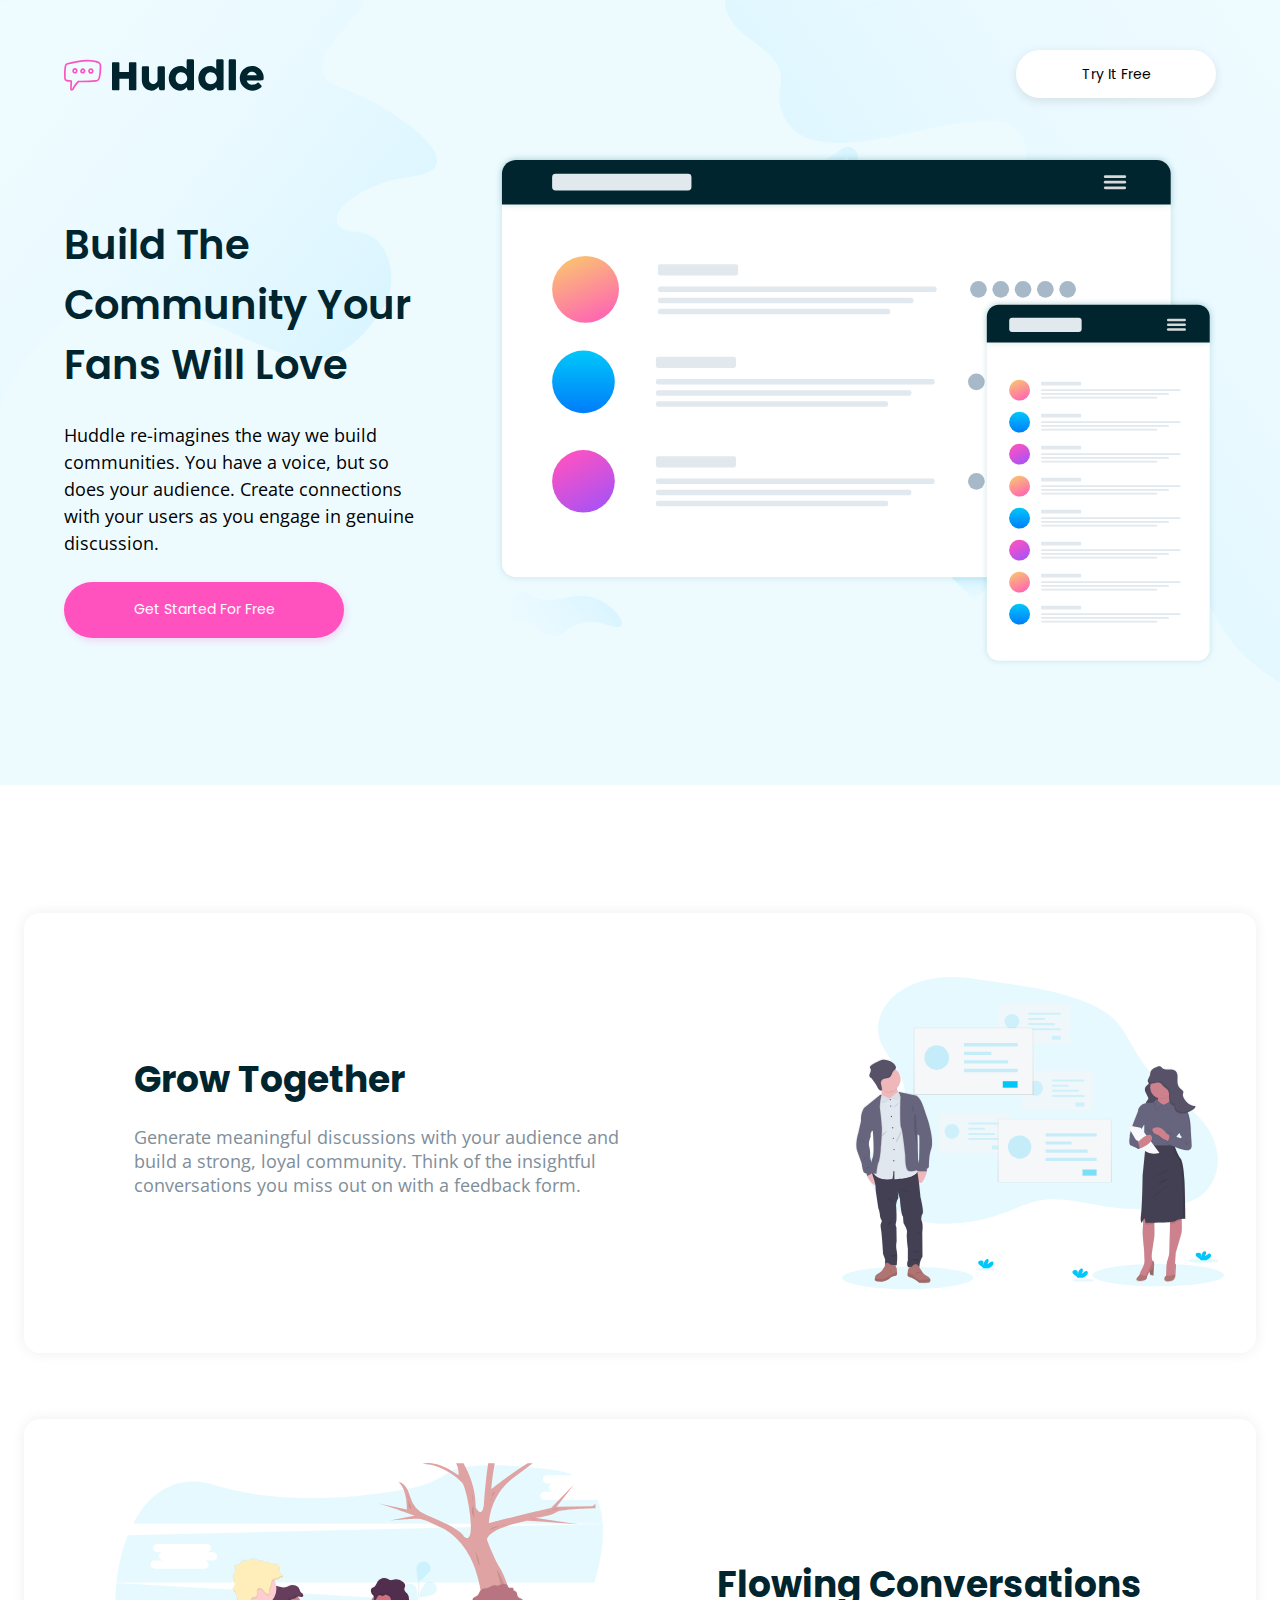
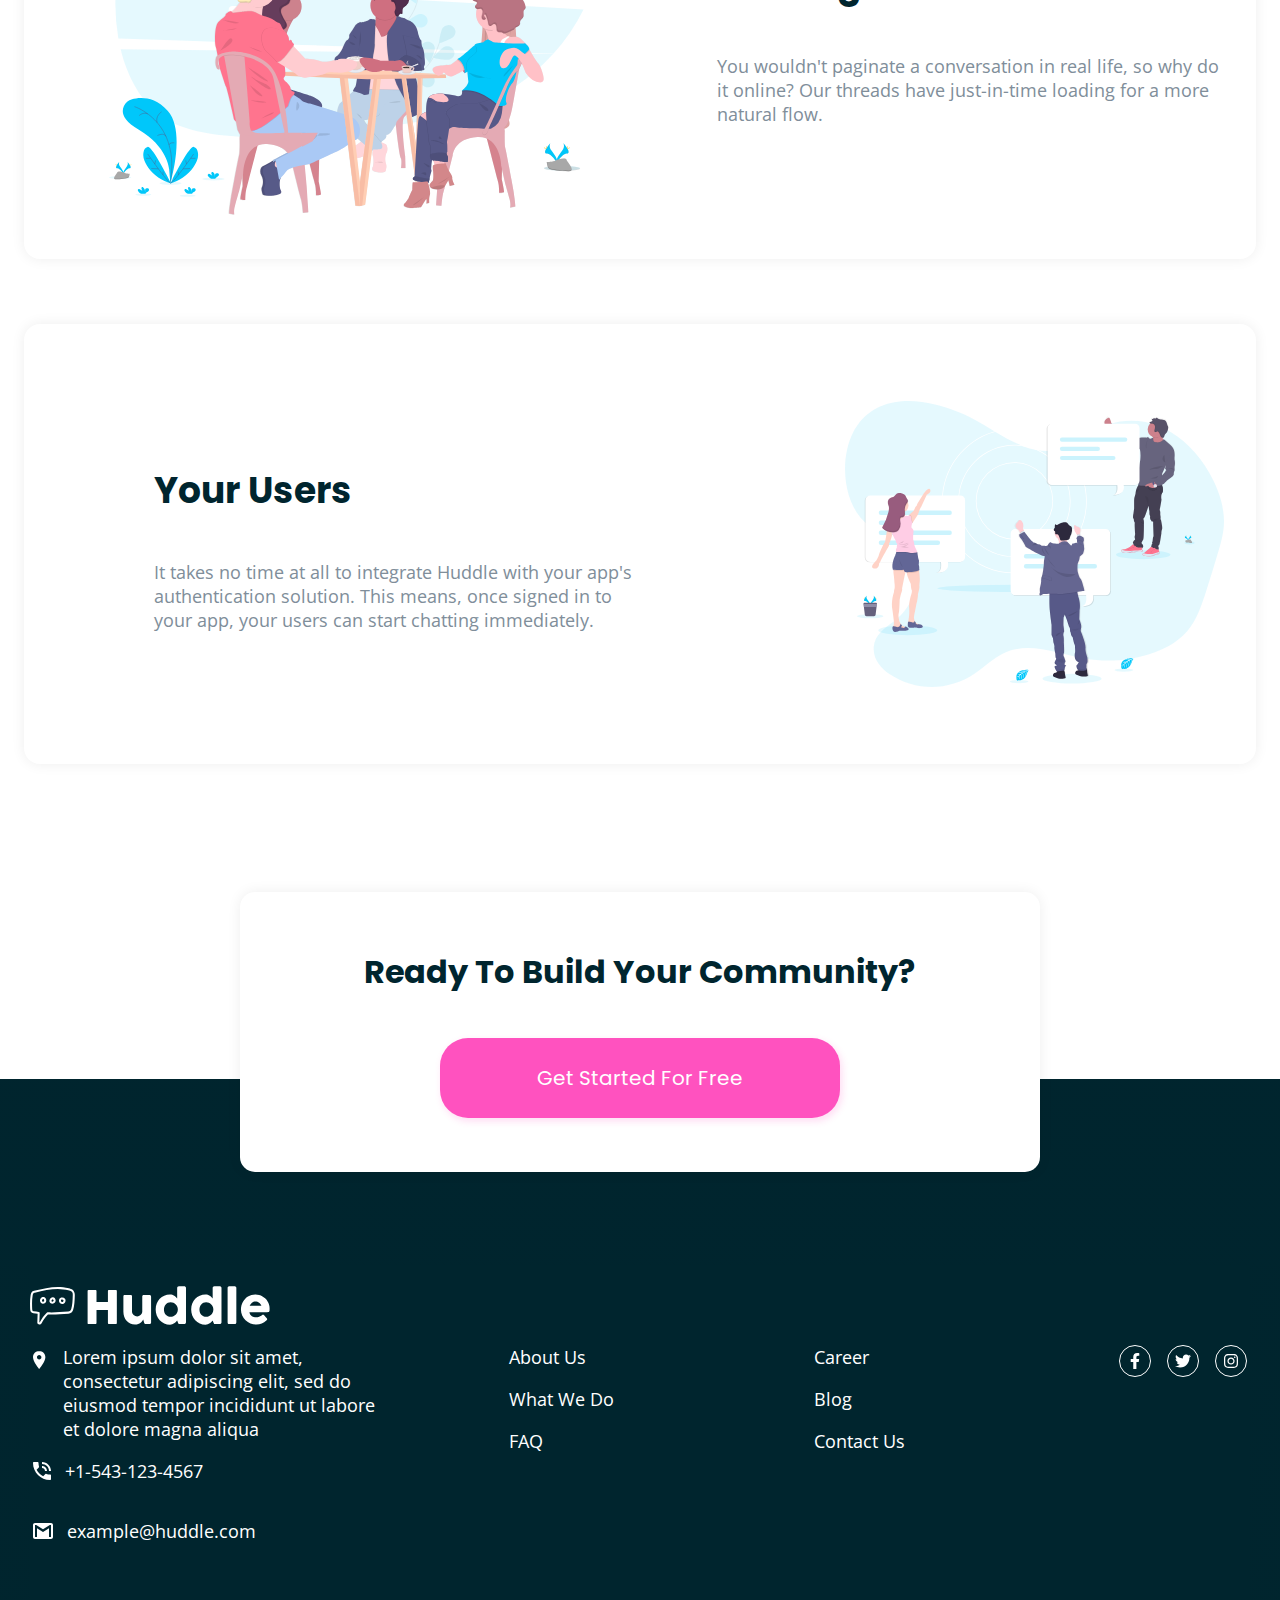
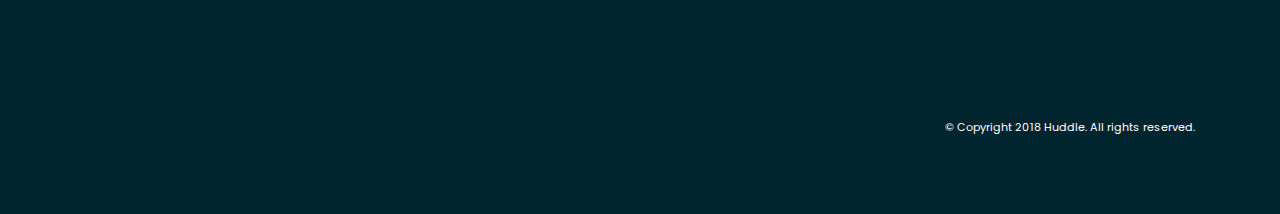
<file: Landingspagina/huddle-landing-page-with-alternating-feature-blocks-master/index.html>
<!DOCTYPE html>
<html lang="en">
<head>
  <meta charset="UTF-8">
  <meta name="viewport" content="width=device-width, initial-scale=1.0"> <!-- displays site properly based on user's device -->

  <link rel="icon" type="image/png" sizes="32x32" href="./images/favicon-32x32.png">
  <link rel="stylesheet" href="landing-page.css">
  <link rel="preconnect" href="https://fonts.googleapis.com">
  <link rel="preconnect" href="https://fonts.gstatic.com" crossorigin>
  <link rel="preconnect" href="https://fonts.googleapis.com">
  <link rel="preconnect" href="https://fonts.gstatic.com" crossorigin>
  <link href="https://fonts.googleapis.com/css2?family=Open+Sans:wght@400;700&family=Poppins:wght@600&display=swap" rel="stylesheet">
  
  <title>Frontend Mentor | Huddle landing page with alternating feature blocks</title>

  <!-- Feel free to remove these styles or customise in your own stylesheet 👍 -->
  <style>
    .attribution { font-size: 11px; text-align: center; }
    .attribution a { color: hsl(228, 45%, 44%); }
  </style>
</head>
<body>
  <div class="container">
    <div class="block-1">
      <div class="block-1__first-line">
        <div class="block-1__logo-holder">
          <img class="block-1__logo" src="images/logo.svg" alt="logo">
        </div>
        <a class="block-1__button--1">Try It Free</a>
      </div>
      <div class="holder">
        <div class="block-1__txt-block">
          <h1 class="block-1__title">Build The Community Your Fans Will Love</h1>
          <p class="block-1__txt">Huddle re-imagines the way we build communities. You have a voice, but so does your audience. Create connections with your users as you engage in genuine discussion.</p> 
          <p class="block-1__button--2">Get Started For Free</p>
        </div>
        <div class="block-1__img-holder">
          <img class="block-1__img" src="images/illustration-mockups.svg" alt="illustration-mockups">
        </div>
      </div>
    </div>
    <div class="middle-block-container">
      <div class="block-2">
        <div class="block-2__txt-block">
          <h1 class="block-2__title">Grow Together</h1>
          <p class="block-2__txt">Generate meaningful discussions with your audience and build a strong, loyal community. Think of the insightful conversations you miss out on with a feedback form.</p> 
        </div>
        <div class="block-2__img-holder">
          <img class="block-2__img" src="images/illustration-grow-together.svg" alt="illustration-grow-together">
        </div>
      </div>

      <div class="block-3">
        <div class="block-3__img-holder">
          <img class="block-3__img" src="images/illustration-flowing-conversation.svg" alt="illustration-flowing-conversation">
        </div>
        <div class="block-3__txt-block">
          <h1 class="block-3__title">Flowing Conversations</h1>
          <p class="block-3__txt">You wouldn't paginate a conversation in real life, so why do it online? Our threads have just-in-time loading for a more natural flow.</p>
        </div>
      </div>

      <div class="block-4">
        <div class="block-4__txt-block">
          <h1 class="block-4__title">Your Users</h1>
          <p class="block-4__txt">It takes no time at all to integrate Huddle with your app's authentication solution. This means, once signed in to your app, your users can start chatting immediately.</p>
        </div>
        <div class="block-4__img-holder">
          <img class="block-4__img" src="images/illustration-your-users.svg" alt="illustration-your-users">
        </div>
      </div>
    </div>

    <div class="container-5-6">
    <div class="block-5">
      <h1 class="block-5__title">Ready To Build Your Community?</h1>
      <p class="block-5__button">Get Started For Free</p>
    </div>

      <div class="block-6">
        <div class="block-6__logo">
          <svg width="240" height="39" xmlns="http://www.w3.org/2000/svg"><g fill-rule="nonzero" fill="none"><path d="M27.967.879C20.242.875 12.182 2.615 4.047 4.872c-1.033.208-2.041.884-2.574 1.72C.983 7.38.805 8.171.652 9c-.79 4.428-.694 8.776-.53 13.594.036 1.103.2 2.41.715 3.205.538.803 1.46 1.313 2.561 1.48a95.99 95.99 0 0 0 4.232.525l-.312 8.698c-.048.692.29 1.267.71 1.598.376.286.795.413 1.225.445.86.065 1.869-.303 2.37-1.257 2.195-4.224 3.572-6.089 6.317-8.895 7.158.176 13.407-.222 20.482-.745 2.501-.065 4.218-2.11 4.672-3.743 1.357-4.232 1.568-9.456 1.712-14.737.061-2.093-.665-4.148-1.95-5.234-1.222-.991-2.702-1.35-4.058-1.718C35.031 1.363 31.263.905 27.967.879zm10.29 3.31c1.358.369 2.555.724 3.31 1.337 1.26 1.339 1.218 2.23 1.2 3.675-.142 5.122-.388 10.093-1.544 13.86-.498 1.405-1.366 2.405-3.006 2.556-7.208.533-13.462.945-20.707.739a1.032 1.032 0 0 0-.763.302c-3.044 3.074-4.601 5.21-6.921 9.676-.054.102-.171.164-.315.175-.097-.005-.136-.08-.142-.148l.314-9.432c.019-.509-.401-.995-.907-1.05a95.48 95.48 0 0 1-5.06-.62c-.726-.111-.994-.31-1.193-.606-.346-.825-.338-1.335-.365-2.128-.162-4.775-.242-8.948.491-13.1.068-.614.298-1.242.542-1.767.404-.632 1.023-.725 1.644-.897 7.956-2.197 15.74-3.84 23.068-3.845 3.592.13 7.364.49 10.354 1.273zm-27.479 8.09c-1.096 1.313-.987 3.096-.14 4.29.442.625 1.132 1.128 1.972 1.242 1.091.09 1.783-.352 2.53-.86 1.353-1.176 1.49-3.228.461-4.71-.524-.755-1.362-1.208-2.218-1.24-1.172.012-1.968.535-2.605 1.277zm11.856-1.072c-1.092.035-1.975.791-2.514 1.607-.617.933-.977 2.101-.478 3.246.96 2.203 4.277 2.176 5.6-.063.61-1.032.454-2.205 0-3.056-.452-.85-1.136-1.543-2.131-1.702a2.494 2.494 0 0 0-.477-.032zm9.625.207c-.34-.008-.69.024-1.018.111-1.312.35-2.429 1.704-2.26 3.437.086.872.487 1.722 1.21 2.308.723.585 1.773.847 2.88.62 1.272-.26 2.06-1.285 2.323-2.275.263-.99.197-1.999-.414-2.817a3.47 3.47 0 0 0-2.72-1.384zm-18.965 1.623c.245.002.438.08.637.366.445.642.321 1.615-.128 2.005-.447.39-.726.424-.922.398-.196-.027-.395-.162-.573-.414-.34-.48-.44-1.256.007-1.81.238-.316.675-.513.98-.545zm9.483.223c.038.006.464.253.668.636.204.383.242.739.048 1.066-.577.976-1.804.712-1.99.287-.07-.162-.017-.813.32-1.32.335-.509.757-.7.954-.67zm10.564.748c.062.083.213.64.096 1.082-.118.442-.31.715-.78.811-.602.124-.94 0-1.193-.207-.254-.205-.425-.552-.462-.923-.09-.92.24-1.133.764-1.273.61-.15 1.3.112 1.575.51z" fill="#ffffff"/><path d="M57.61 4.996c.016-.26.111-.494.287-.701a.875.875 0 0 1 .701-.31h6.826c.23 0 .467.096.712.287a.883.883 0 0 1 .368.724v10.893h11.421V4.996c0-.276.096-.513.287-.712.192-.2.44-.3.747-.3h6.734c.306 0 .574.077.804.23.23.154.345.399.345.736V37.1c0 .337-.1.59-.3.758-.198.169-.459.253-.78.253h-6.803c-.306 0-.555-.084-.747-.253-.191-.168-.287-.42-.287-.758V24.047H66.504V37.1c0 .322-.104.57-.31.747-.207.176-.487.264-.84.264h-6.756c-.643 0-.972-.299-.988-.896V4.996zm62.875 32.725c-.199.168-.41.275-.632.321a3.123 3.123 0 0 1-.631.07h-3.47c-.276 0-.514-.05-.713-.15-.2-.1-.368-.234-.506-.402a2.384 2.384 0 0 1-.344-.575 4.884 4.884 0 0 1-.23-.666l-.712-2.942c-.23.475-.563 1.015-1 1.62a8.495 8.495 0 0 1-1.666 1.7c-.674.53-1.479.974-2.413 1.334-.935.36-2.007.54-3.218.54-1.746 0-3.332-.337-4.757-1.011a10.904 10.904 0 0 1-3.642-2.758c-1.003-1.164-1.781-2.524-2.332-4.08-.552-1.554-.828-3.213-.828-4.974V10.695c0-.582.127-1.022.38-1.321.252-.299.654-.448 1.206-.448h5.308c.66 0 1.111.11 1.356.333.245.222.368.655.368 1.298v14.96c0 .66.15 1.284.448 1.874.299.59.693 1.11 1.184 1.562.49.452 1.045.809 1.666 1.069.62.26 1.252.39 1.896.39.551 0 1.122-.13 1.712-.39a6.361 6.361 0 0 0 1.631-1.046c.498-.436.908-.95 1.23-1.54.322-.59.482-1.214.482-1.872V10.626c0-.26.05-.52.15-.781.1-.26.249-.46.448-.598.199-.122.387-.206.563-.252.176-.046.38-.07.609-.07h5.194c.658 0 1.133.162 1.424.483.291.322.437.751.437 1.287v25.716c0 .29-.065.559-.195.804s-.31.437-.54.574l.137-.068zm26.681-3.172c-.414.414-.87.858-1.367 1.333-.498.475-1.046.92-1.643 1.333a9.3 9.3 0 0 1-1.93 1.023 6.097 6.097 0 0 1-2.23.402c-2.083 0-4.002-.39-5.757-1.172a13.777 13.777 0 0 1-4.527-3.206c-1.264-1.356-2.252-2.953-2.964-4.792-.713-1.838-1.069-3.814-1.069-5.929 0-2.13.356-4.11 1.069-5.94.712-1.83 1.7-3.424 2.964-4.78a13.635 13.635 0 0 1 4.527-3.194c1.755-.774 3.674-1.161 5.757-1.161.843 0 1.613.123 2.31.368a8.51 8.51 0 0 1 1.907.942c.575.383 1.103.816 1.586 1.298.482.483.938.954 1.367 1.414V1.985c0-.49.15-.903.448-1.24.299-.338.747-.506 1.345-.506h5.17c.2 0 .41.042.632.126.222.085.425.203.61.357.183.153.332.337.447.551.115.215.173.452.173.712v34.357c0 1.18-.62 1.77-1.862 1.77h-4.504c-.306 0-.544-.04-.712-.116a1.13 1.13 0 0 1-.426-.333 2.319 2.319 0 0 1-.31-.551 17.13 17.13 0 0 0-.344-.77l-.667-1.793zm-13.214-11.008a8.39 8.39 0 0 0 .471 2.839c.314.88.762 1.643 1.345 2.286a6.384 6.384 0 0 0 2.102 1.528c.82.376 1.728.563 2.724.563.98 0 1.903-.176 2.769-.528a7.058 7.058 0 0 0 2.263-1.46 7.256 7.256 0 0 0 1.552-2.194c.39-.843.609-1.747.655-2.712v-.322a7.26 7.26 0 0 0-.552-2.803 7.427 7.427 0 0 0-1.528-2.344 7.242 7.242 0 0 0-2.298-1.597 6.977 6.977 0 0 0-2.861-.586c-.996 0-1.904.195-2.724.586-.82.39-1.52.923-2.102 1.597a7.236 7.236 0 0 0-1.345 2.344 8.35 8.35 0 0 0-.47 2.803zm48.72 11.008c-.414.414-.87.858-1.368 1.333-.498.475-1.046.92-1.643 1.333a9.3 9.3 0 0 1-1.93 1.023 6.097 6.097 0 0 1-2.23.402c-2.083 0-4.002-.39-5.756-1.172a13.777 13.777 0 0 1-4.528-3.206c-1.263-1.356-2.252-2.953-2.964-4.792-.712-1.838-1.069-3.814-1.069-5.929 0-2.13.357-4.11 1.069-5.94s1.7-3.424 2.964-4.78a13.635 13.635 0 0 1 4.528-3.194c1.754-.774 3.673-1.161 5.756-1.161.843 0 1.613.123 2.31.368a8.51 8.51 0 0 1 1.907.942c.575.383 1.103.816 1.586 1.298.483.483.938.954 1.367 1.414V1.985c0-.49.15-.903.448-1.24.3-.338.747-.506 1.345-.506h5.17c.2 0 .41.042.632.126.223.085.426.203.61.357.183.153.333.337.448.551.114.215.172.452.172.712v34.357c0 1.18-.62 1.77-1.862 1.77h-4.504c-.306 0-.544-.04-.712-.116a1.13 1.13 0 0 1-.425-.333 2.319 2.319 0 0 1-.31-.551 17.13 17.13 0 0 0-.345-.77l-.667-1.793zm-13.215-11.008a8.39 8.39 0 0 0 .471 2.839c.315.88.763 1.643 1.345 2.286a6.384 6.384 0 0 0 2.103 1.528c.82.376 1.727.563 2.723.563.98 0 1.903-.176 2.769-.528a7.058 7.058 0 0 0 2.264-1.46 7.256 7.256 0 0 0 1.55-2.194c.391-.843.61-1.747.656-2.712v-.322a7.26 7.26 0 0 0-.552-2.803 7.427 7.427 0 0 0-1.528-2.344 7.242 7.242 0 0 0-2.298-1.597 6.977 6.977 0 0 0-2.861-.586c-.996 0-1.904.195-2.723.586-.82.39-1.521.923-2.103 1.597a7.236 7.236 0 0 0-1.345 2.344 8.35 8.35 0 0 0-.47 2.803zM197.61 2.008c0-.49.122-.903.367-1.24.246-.338.667-.506 1.264-.506h5.63c.154 0 .315.042.483.126a1.7 1.7 0 0 1 .471.357c.146.153.268.337.368.551.1.215.15.452.15.712v34.334c0 .582-.165 1.022-.495 1.321-.329.299-.754.448-1.275.448h-5.332c-.597 0-1.018-.15-1.264-.448-.245-.299-.367-.74-.367-1.321V2.008zm38.7 32.61a15.31 15.31 0 0 1-4.55 2.907 13.87 13.87 0 0 1-5.355 1.046c-2.1 0-4.083-.383-5.952-1.15a15.494 15.494 0 0 1-4.918-3.182 15.273 15.273 0 0 1-3.355-4.792c-.828-1.838-1.241-3.837-1.241-5.998 0-1.348.164-2.654.494-3.918a15.45 15.45 0 0 1 1.402-3.55 15.055 15.055 0 0 1 2.206-3.045 13.957 13.957 0 0 1 2.907-2.379 14.327 14.327 0 0 1 3.493-1.54 14.084 14.084 0 0 1 3.975-.551c1.272 0 2.505.169 3.7.506 1.195.337 2.318.812 3.367 1.424 1.05.613 2.01 1.349 2.884 2.207a14.896 14.896 0 0 1 2.252 2.815 13.58 13.58 0 0 1 1.46 3.263c.344 1.157.517 2.348.517 3.573 0 .797-.012 1.448-.035 1.954-.023.505-.142.908-.356 1.206-.215.3-.57.506-1.069.62-.498.116-1.23.173-2.194.173h-16.546c.153.98.463 1.8.93 2.46a5.842 5.842 0 0 0 1.62 1.573c.613.391 1.264.67 1.954.84a8.24 8.24 0 0 0 1.953.252c.552 0 1.118-.058 1.7-.172a12.179 12.179 0 0 0 1.69-.46 9.557 9.557 0 0 0 1.493-.667c.452-.252.816-.517 1.092-.792.245-.2.456-.349.632-.449.176-.1.364-.149.563-.149.2 0 .402.07.61.207a4.8 4.8 0 0 1 .7.597l2.436 2.758c.168.2.276.38.322.54.046.161.069.326.069.494 0 .307-.085.571-.253.793a2.89 2.89 0 0 1-.598.586zm-11.054-19.143c-.598 0-1.176.119-1.735.356a6.547 6.547 0 0 0-1.575.954c-.49.398-.93.85-1.321 1.356a8.315 8.315 0 0 0-.954 1.54h11.743a13.536 13.536 0 0 0-1.045-1.655 7.081 7.081 0 0 0-1.287-1.333 5.558 5.558 0 0 0-1.655-.896c-.62-.215-1.344-.322-2.171-.322z" fill="#ffffff"/></g></svg>
        </div>
        <div class="block-6__txt-container">
          <div class="block-6__info-block-1">
            <div class=" block-6__location">
              <svg class="block-6__location--icon" width="13" height="18" xmlns="http://www.w3.org/2000/svg"><path d="M6.188 0C2.74 0 0 2.79 0 6.3 0 10.98 6.188 18 6.188 18s6.187-7.02 6.187-11.7c0-3.51-2.74-6.3-6.188-6.3zm0 8.55c-1.238 0-2.21-.99-2.21-2.25s.972-2.25 2.21-2.25c1.237 0 2.21.99 2.21 2.25s-.973 2.25-2.21 2.25z" fill="#FFF" fill-rule="evenodd"/></svg>
              <p class="block-6__location--txt">Lorem ipsum dolor sit amet, consectetur adipiscing elit, sed do eiusmod tempor incididunt ut labore et dolore magna aliqua</p>
            </div>
            <div class="block-6__phone">
              <svg class="block-6__phone--icon" width="18" height="18" xmlns="http://www.w3.org/2000/svg"><path d="M17 12.5c-1.2 0-2.4-.2-3.6-.6-.3-.1-.7 0-1 .2l-2.2 2.2c-2.8-1.4-5.1-3.8-6.6-6.6l2.2-2.2c.3-.3.4-.7.2-1-.3-1.1-.5-2.3-.5-3.5 0-.6-.4-1-1-1H1C.4 0 0 .4 0 1c0 9.4 7.6 17 17 17 .6 0 1-.4 1-1v-3.5c0-.6-.4-1-1-1zM16 9h2c0-5-4-9-9-9v2c3.9 0 7 3.1 7 7zm-4 0h2c0-2.8-2.2-5-5-5v2c1.7 0 3 1.3 3 3z" fill="#FFF" fill-rule="evenodd"/></svg>
              <p class="block-6__phone--txt">+1-543-123-4567</p>
            </div>
            <div class="block-6__email">
              <svg class="block-6__email--icon" width="20" height="16" xmlns="http://www.w3.org/2000/svg"><path d="M18 0H2C.9 0 0 .9 0 2v12c0 1.1.9 2 2 2h16c1.1 0 2-.9 2-2V2c0-1.1-.9-2-2-2zm0 14h-2V5.2L10 9 4 5.2V14H2V2h1.2L10 6.2 16.8 2H18v12z" fill="#FFF" fill-rule="evenodd"/></svg>
              <p class="block-6__email--txt">example@huddle.com</p>
            </div>
          </div>

            <div class="block-6__info-block-2">
              <p class="block-6__info-block-2--txt-1">About Us</p>
              <p>What We Do</p>
              <p>FAQ</p>
            </div>

            <div class="block-6__info-block-3">
              <p class="block-6__info-block-3--txt-1">Career</p>
              <p>Blog</p>
              <p>Contact Us</p>
            </div>

            <div class="block-6__info-block-4">
              <a class="block-6__info-block-4__facebook">
                <img class="block-6__info-block-4__facebook--icon" src="images/facebook.svg" alt="facebook-icon">
              </a>
              <a class="block-6__info-block-4__twitter">
                <img class="block-6__info-block-4__twitter--icon" src="images/twitter-icon.svg" alt="twitter-icon">
              </a>
              <a class="block-6__info-block-4__instagram">
                <img class="block-6__info-block-4__instagram--icon" src="images/instagram-icon.svg" alt="instagram-icon">
              </a>
            </div>
        </div>
        <div class="block-6__copyright-container">
          <p class="block-6__copyright-txt">&copy; Copyright 2018 Huddle. All rights reserved.</p>
        </div>
      </div>
    </div>
  </div>

</body>
</html>
</file>
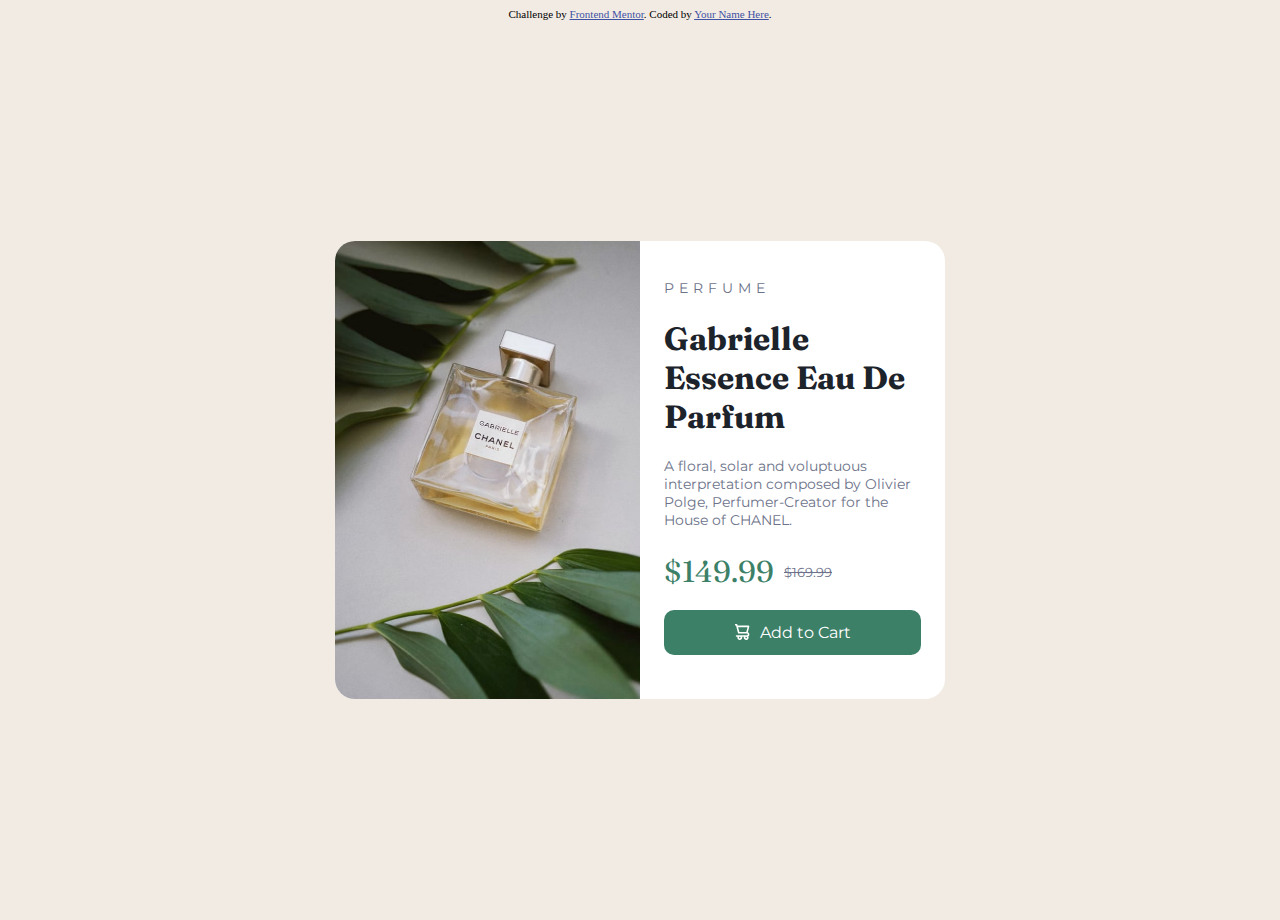
<file: Product voorbeeld/product-preview-card-component-main/index.html>
<!DOCTYPE html>
<html lang="en" style="height: 100%;">
<head>
  <meta charset="UTF-8">
  <meta name="viewport" content="width=device-width, initial-scale=1.0"> <!-- displays site properly based on user's device -->

  <link rel="icon" type="image/png" sizes="32x32" href="./images/favicon-32x32.png">

  <link rel="preconnect" href="https://fonts.googleapis.com">
  <link rel="preconnect" href="https://fonts.gstatic.com" crossorigin>
  <link rel="preconnect" href="https://fonts.googleapis.com">
  <link rel="preconnect" href="https://fonts.gstatic.com" crossorigin>
  <link rel="preconnect" href="https://fonts.googleapis.com">
  <link rel="preconnect" href="https://fonts.gstatic.com" crossorigin>
  <link href="https://fonts.googleapis.com/css2?family=Fraunces:opsz,wght@9..144,700&family=Montserrat:wght@500&display=swap" rel="stylesheet">

  <link rel="stylesheet" href="product-preview.css">
  
  <title>Frontend Mentor | Product preview card component</title>

  <!-- Feel free to remove these styles or customise in your own stylesheet 👍 -->
  <style>
    .attribution { font-size: 11px; text-align: center; }
    .attribution a { color: hsl(228, 45%, 44%); }
  </style>
</head>
<body>
  <div class="attribution">
    Challenge by <a href="https://www.frontendmentor.io?ref=challenge" target="_blank">Frontend Mentor</a>. 
    Coded by <a href="#">Your Name Here</a>.
  </div>
  <div class="product-container">
    <div class="product-block">
      <img  class="product-block__img" src="images/image-product-desktop.jpg" alt="image-product">
      <div class="product-block__text-block">
        <p class="product-block__txt-1">Perfume</p>
        <h1 class="product-block__title">Gabrielle Essence Eau De Parfum</h1>
        <p class="product-block__txt-2">A floral, solar and voluptuous interpretation composed by Olivier Polge, Perfumer-Creator for the House of CHANEL.</p>
        <div class="product-block__price product-block__price-holder">
          <p class="product-block__price product-block__price--1">$149.99</p>
          <p class="product-block__price product-block__price--2">$169.99</p>
        </div>
        <a class="product-block__cart">
        <svg class="product-block__cart product-block__cart--icon" width="15" height="16" xmlns="http://www.w3.org/2000/svg"><path d="M14.383 10.388a2.397 2.397 0 0 0-1.518-2.222l1.494-5.593a.8.8 0 0 0-.144-.695.8.8 0 0 0-.631-.28H2.637L2.373.591A.8.8 0 0 0 1.598 0H0v1.598h.983l1.982 7.4a.8.8 0 0 0 .799.59h8.222a.8.8 0 0 1 0 1.599H1.598a.8.8 0 1 0 0 1.598h.943a2.397 2.397 0 1 0 4.507 0h1.885a2.397 2.397 0 1 0 4.331-.376 2.397 2.397 0 0 0 1.12-2.021ZM11.26 7.99H4.395L3.068 3.196h9.477L11.26 7.991Zm-6.465 6.392a.8.8 0 1 1 0-1.598.8.8 0 0 1 0 1.598Zm6.393 0a.8.8 0 1 1 0-1.598.8.8 0 0 1 0 1.598Z" fill="#FFF"/></svg>
        Add to Cart</a>
      </div>
    </div> 
  </div>
  
</body>
</html>
</file>
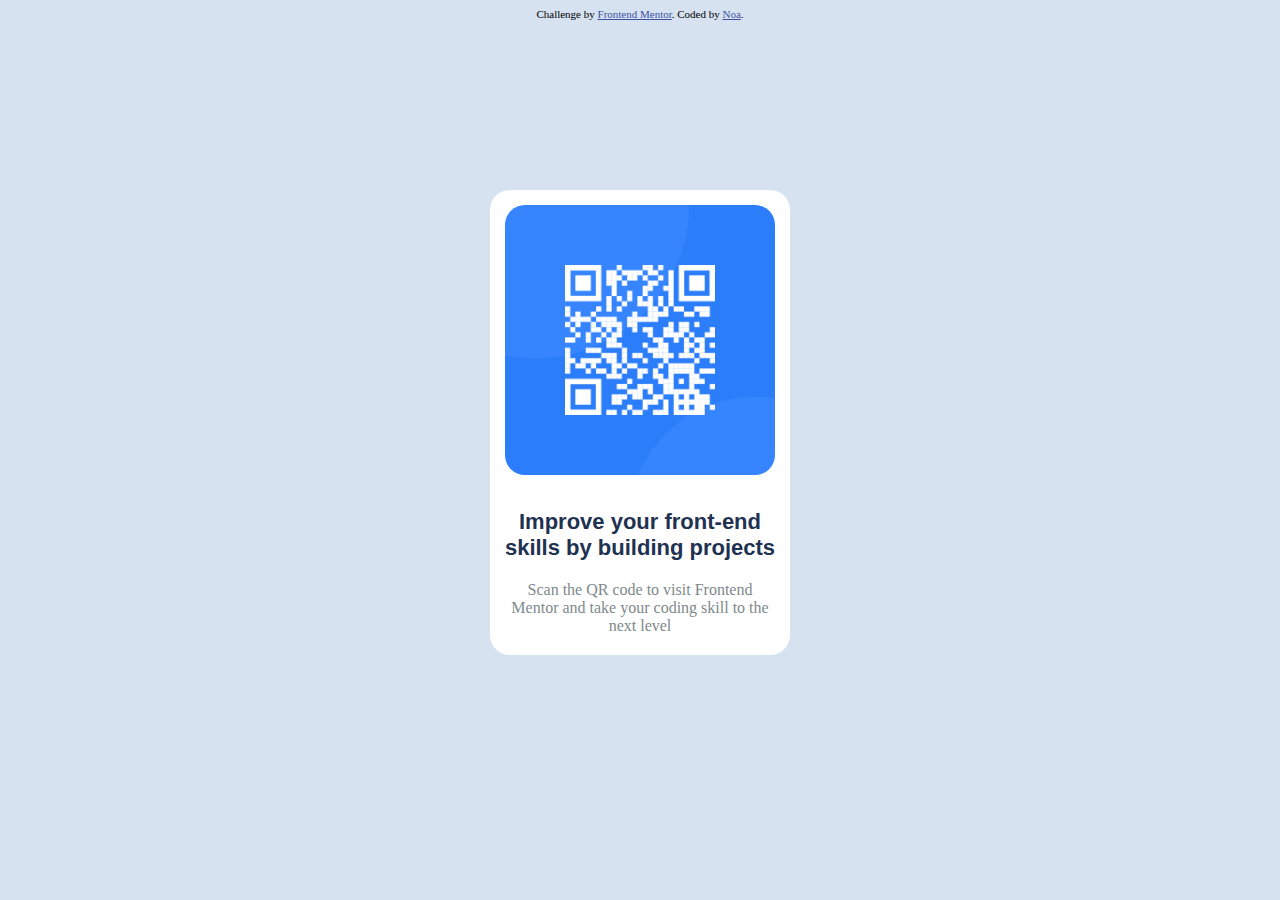
<file: QR code/qr-code-component-main/index.html>
<!DOCTYPE html>
<html lang="en">
<head>
  <meta charset="UTF-8">
  <meta name="viewport" content="width=device-width, initial-scale=1.0">

  <link rel="stylesheet" href="QR.css">
  
  <title>Frontend Mentor | QR code component</title>

  <style>
    .attribution { font-size: 11px; text-align: center; }
    .attribution a { color: hsl(228, 45%, 44%); }
  </style>
</head>
<body>
  <div class="attribution">
    Challenge by <a href="https://www.frontendmentor.io?ref=challenge" target="_blank">Frontend Mentor</a>. 
    Coded by <a href="#">Noa</a>.
  </div>

  <div class="qr-container">
  <div class="QRc">
    <img class="QR__qr-image" src="images/image-qr-code.png" alt="QR-code">
    <h1 class="QR__title">Improve your front-end skills by building projects</h1>
    <p class="QR__txt">Scan the QR code to visit Frontend Mentor and take your coding skill to the next level</p>
  </div>
</div>
</body>
</html>
</file>
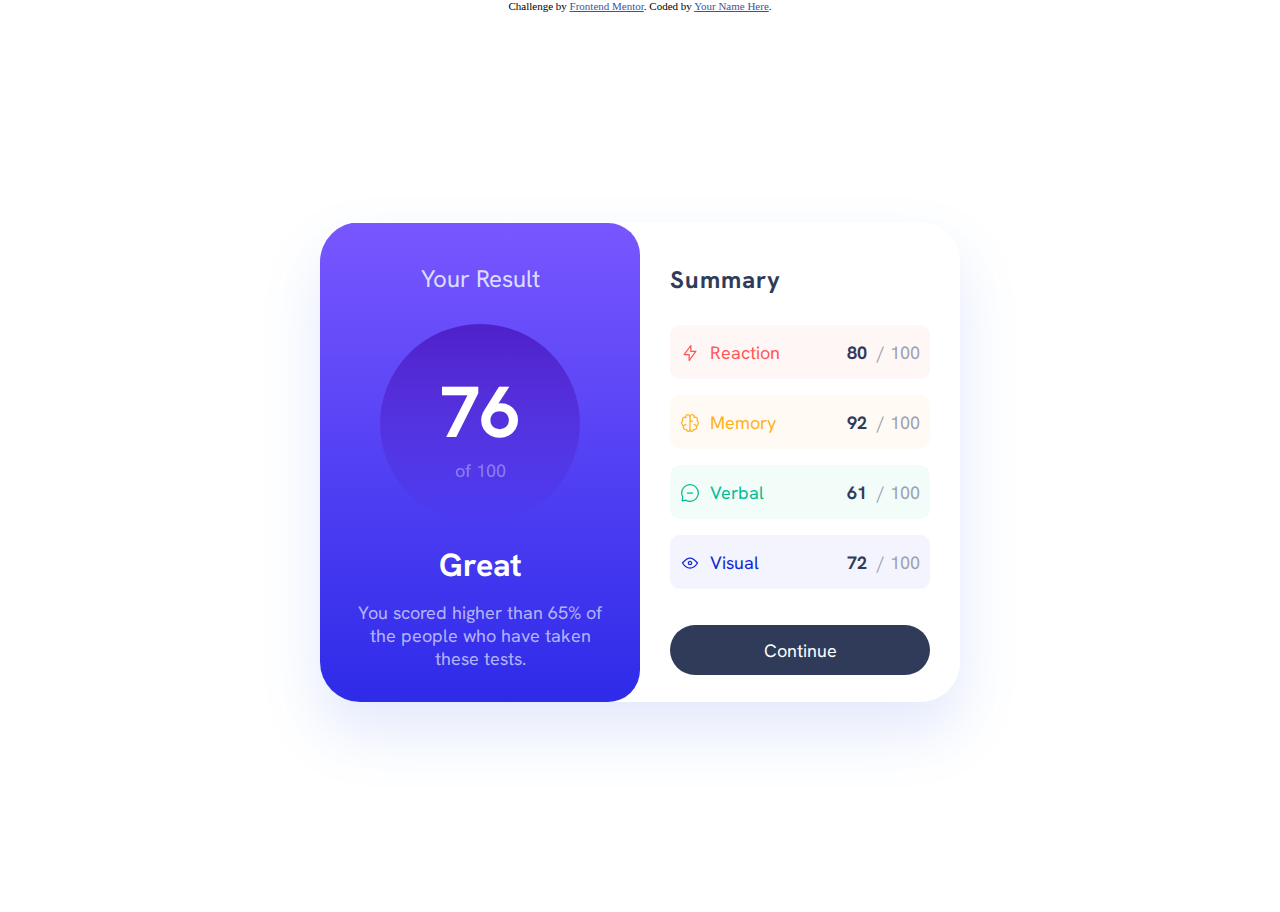
<file: Resultaat overzicht/results-summary-component-main/index.html>
<!DOCTYPE html>
<html lang="en" style="height: 100%;">
<head>
  <meta charset="UTF-8">
  <meta name="viewport" content="wilih=device-wilih, initial-scale=1.0"> <!-- displays site properly based on user's device -->

  <link rel="icon" type="image/png" sizes="32x32" href="./assets/images/favicon-32x32.png">
  <link rel="stylesheet" href="resultaat-overzicht.css">
  <link rel="preconnect" href="https://fonts.googleapis.com">
  <link rel="preconnect" href="https://fonts.gstatic.com" crossorigin>
  <link href="https://fonts.googleapis.com/css2?family=Fraunces:opsz,wght@9..144,700&family=Hanken+Grotesk:wght@500&family=Montserrat:wght@500&display=swap" rel="stylesheet">
  
  <title>Frontend Mentor | Results summary component</title>

  <!-- Feel free to remove these styles or customise in your own stylesheet 👍 -->
  <style>
    .attribution { font-size: 11px; text-align: center; }
    .attribution a { color: hsl(228, 45%, 44%); }
  </style>
</head>
<body>
  <div class="attribution">
    Challenge by <a href="https://www.frontendmentor.io?ref=challenge" target="_blank">Frontend Mentor</a>. 
    Coded by <a href="#">Your Name Here</a>.
  </div>
  <div class="container">
  <div class="block">
    <div class="result-block">
      <p class="result-block__title-1">Your Result</p>
      <div class="result-block__circle">
        <h1 class="result-block__txt-1">76</h1>
        <p class="result-block__txt-2">of 100</p>
      </div>
      <h1 class="result-block__title-2">Great</h1>
      <p class="result-block__txt-3">You scored higher than 65% of the people who have taken these tests.</p>
    </div>
    
    <div class="summary-block">
      <div class="summary-block__txt-block">
        <h3 class="summary-block__title-1">Summary</h3>
        <div class="summary-block__overview">
          <div class="summary-block__overview summary-block__reaction">
            <div class="summary-block__reaction__text">
              <svg class="summary-block__reaction__text--icon" xmlns="http://www.w3.org/2000/svg" width="20" height="20" fill="none" viewBox="0 0 20 20"><path stroke="#F55" stroke-linecap="round" stroke-linejoin="round" stroke-width="1.25" d="M10.833 8.333V2.5l-6.666 9.167h5V17.5l6.666-9.167h-5Z"/></svg>
              <p class="summary-block__reaction__text--txt">Reaction</p>
            </div>
            <div class="summary-block__reaction__score">
              <p class="summary-block__reaction__score--1">80</p>
              <p class="summary-block__reaction__score--2"> / 100</p>
            </div>
          </div>
          <div class="summary-block__overview summary-block__memory">
            <div class="summary-block__memory__text">
              <svg class="summary-block__memory__text--icon" xmlns="http://www.w3.org/2000/svg" width="20" height="20" fill="none" viewBox="0 0 20 20"><path stroke="#FFB21E" stroke-linecap="round" stroke-linejoin="round" stroke-width="1.25" d="M5.833 11.667a2.5 2.5 0 1 0 .834 4.858"/><path stroke="#FFB21E" stroke-linecap="round" stroke-linejoin="round" stroke-width="1.25" d="M3.553 13.004a3.333 3.333 0 0 1-.728-5.53m.025-.067a2.083 2.083 0 0 1 2.983-2.824m.199.054A2.083 2.083 0 1 1 10 3.75v12.917a1.667 1.667 0 0 1-3.333 0M10 5.833a2.5 2.5 0 0 0 2.5 2.5m1.667 3.334a2.5 2.5 0 1 1-.834 4.858"/><path stroke="#FFB21E" stroke-linecap="round" stroke-linejoin="round" stroke-width="1.25" d="M16.447 13.004a3.334 3.334 0 0 0 .728-5.53m-.025-.067a2.083 2.083 0 0 0-2.983-2.824M10 3.75a2.085 2.085 0 0 1 2.538-2.033 2.084 2.084 0 0 1 1.43 2.92m-.635 12.03a1.667 1.667 0 0 1-3.333 0"/></svg>
              <p class="summary-block__memory__text--txt">Memory</p>
            </div>
            <div class="summary-block__memory__score">
              <p class="summary-block__memory__score--1">92</p>
              <p class="summary-block__memory__score--2"> / 100</p>
            </div>
          </div>
          <div class="summary-block__overview summary-block__verbal">
            <div class="summary-block__verbal__text">
              <svg class="summary-block__verbal__text--icon" xmlns="http://www.w3.org/2000/svg" width="20" height="20" fill="none" viewBox="0 0 20 20"><path stroke="#00BB8F" stroke-linecap="round" stroke-linejoin="round" stroke-width="1.25" d="M7.5 10h5M10 18.333A8.333 8.333 0 1 0 1.667 10c0 1.518.406 2.942 1.115 4.167l-.699 3.75 3.75-.699A8.295 8.295 0 0 0 10 18.333Z"/></svg>
              <p class="summary-block__verbal__text--txt">Verbal</p>
            </div>
            <div class="summary-block__verbal__score">
              <p class="summary-block__verbal__score--1">61</p>
              <p class="summary-block__verbal__score--2"> / 100</p>
            </div>
          </div>
          <div class="summary-block__overview summary-block__visual">
            <div class="summary-block__visual__text">
              <svg class="summary-block__visual__text--icon" xmlns="http://www.w3.org/2000/svg" width="20" height="20" fill="none" viewBox="0 0 20 20"><path stroke="#1125D6" stroke-linecap="round" stroke-linejoin="round" stroke-width="1.25" d="M10 11.667a1.667 1.667 0 1 0 0-3.334 1.667 1.667 0 0 0 0 3.334Z"/><path stroke="#1125D6" stroke-linecap="round" stroke-linejoin="round" stroke-width="1.25" d="M17.5 10c-1.574 2.492-4.402 5-7.5 5s-5.926-2.508-7.5-5C4.416 7.632 6.66 5 10 5s5.584 2.632 7.5 5Z"/></svg>
              <p class="summary-block__visual__text--txt">Visual</p>
            </div>
            <div class="summary-block__visual__score">
              <p class="summary-block__visual__score--1">72</p>
              <p class="summary-block__visual__score--2"> / 100</p>
            </div>
          </div>
        </div>
        <p class="summary-block__button">Continue</p>
      </div>

  </div>
  </div>
  <!-- <script src="resultaat-overzicht.js"></script> -->
</body>
</html>
</file>
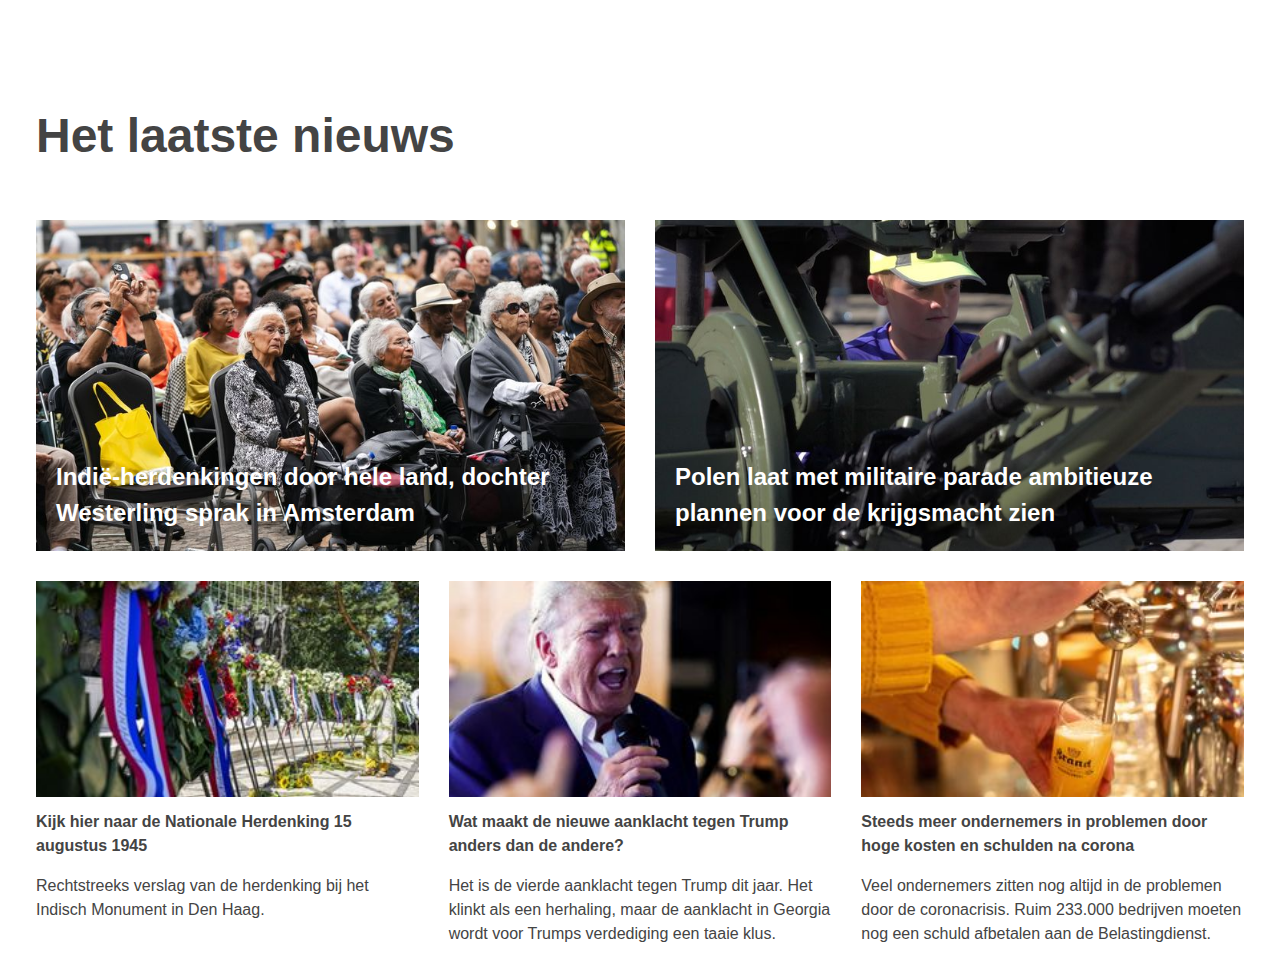
<file: Nieuwsoverzicht/opdracht_code_v2/Nieuwsoverzicht (gemaakt)/index.html>
<!DOCTYPE html>
<html lang="en">
<head>
    <meta charset="UTF-8">
    <title>Nieuwsoverzicht</title>
    <meta name="viewport"
          content="width=device-width, initial-scale=1.0">
    <link rel="stylesheet" href="./style.css">
</head>
<body>
    <div class="text">
        <h1>Het laatste nieuws</h1>
    </div>
    <div class="news-items">
        <a class="news-item news-item--large" href="https://www.google.com" target="_blank">
            <img src="./Pictures/picture-1.jpg" alt="Indië-herdenkingen door hele land, dochter Westerling sprak in Amsterdam" class="news-item__image">
            <h2 class="news-item__title">Indië-herdenkingen door hele land, dochter Westerling sprak in Amsterdam</h2>
            <p class="news-item__intro"></p>
        </a>
        <a class="news-item news-item--large" href="https://www.google.com" target="_blank">
            <img src="./Pictures/picture-2.jpg" alt="Polen laat met militaire parade ambitieuze plannen voor de krijgsmacht zien" class="news-item__image">
            <h2 class="news-item__title">Polen laat met militaire parade ambitieuze plannen voor de krijgsmacht zien</h2>
            <p class="news-item__intro"></p>
        </a>
        <a class="news-item" href="https://www.google.com" target="_blank">
            <img src="./Pictures/picture-3.jpg" alt="Kijk hier naar de Nationale Herdenking 15 augustus 1945" class="news-item__image">
            <h2 class="news-item__title">Kijk hier naar de Nationale Herdenking 15 augustus 1945</h2>
            <p class="news-item__intro">Rechtstreeks verslag van de herdenking bij het Indisch Monument in Den Haag.</p>
        </a>
        <a class="news-item" href="https://www.google.com" target="_blank">
            <img src="./Pictures/picture-4.jpg" alt="Wat maakt de nieuwe aanklacht tegen Trump anders dan de andere?" class="news-item__image">
            <h2 class="news-item__title">Wat maakt de nieuwe aanklacht tegen Trump anders dan de andere?</h2>
            <p class="news-item__intro">Het is de vierde aanklacht tegen Trump dit jaar. Het klinkt als een herhaling, maar de aanklacht in Georgia wordt voor Trumps verdediging een taaie klus.</p>
        </a>
        <a class="news-item" href="https://www.google.com" target="_blank">
            <img src="./Pictures/picture-5.jpg" alt="Steeds meer ondernemers in problemen door hoge kosten en schulden na corona" class="news-item__image">
            <h2 class="news-item__title">Steeds meer ondernemers in problemen door hoge kosten en schulden na corona</h2>
            <p class="news-item__intro">Veel ondernemers zitten nog altijd in de problemen door de coronacrisis. Ruim 233.000 bedrijven moeten nog een schuld afbetalen aan de Belastingdienst.</p>
        </a>
    </div>
</body>
</html>
</file>
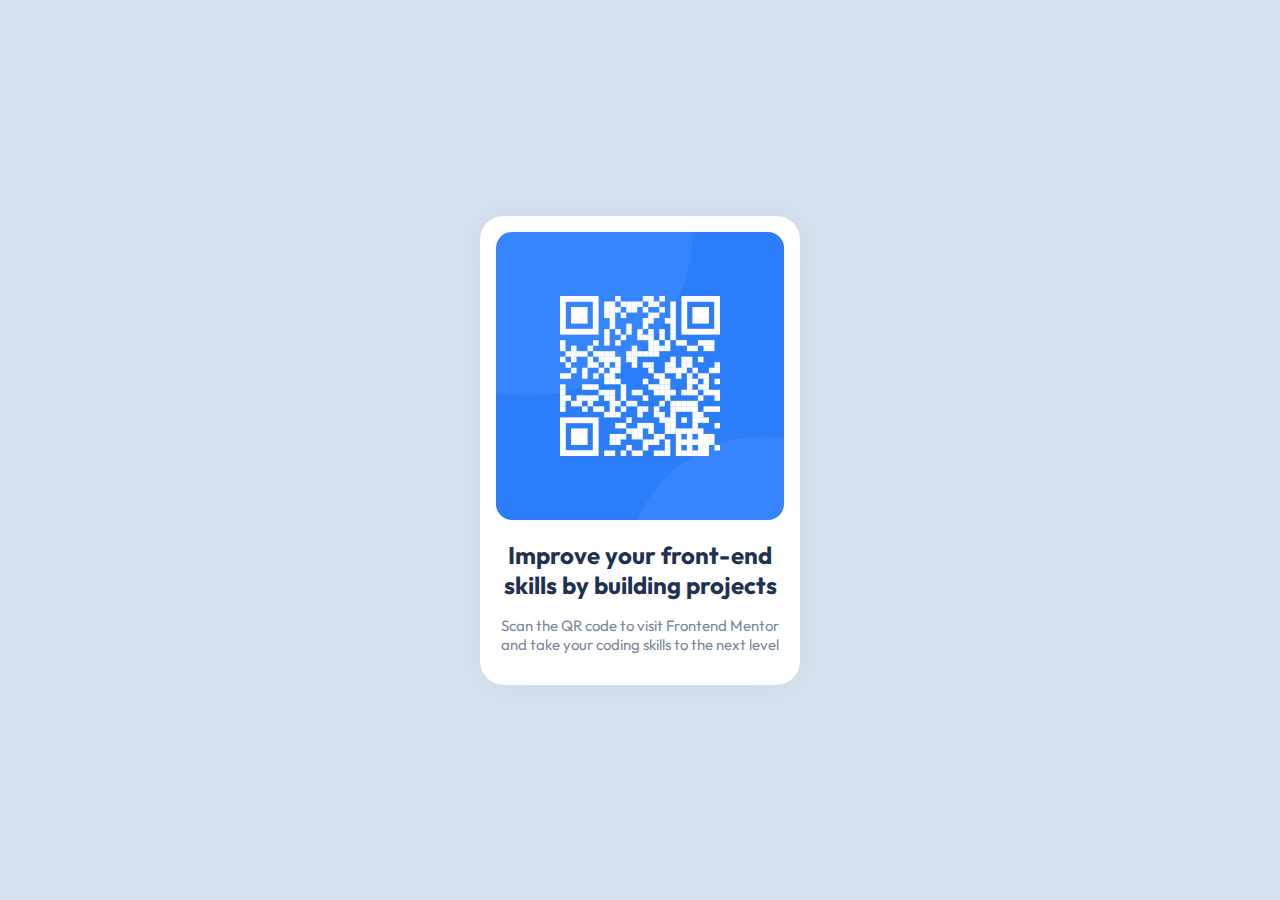
<file: QR code/QR code (gemaakt)/qr-code-component-main/index.html>
<!DOCTYPE html>
<html lang="en">
<head>
  <meta charset="UTF-8">
  <meta name="viewport" content="width=device-width, initial-scale=1.0"> <!-- displays site properly based on user's device -->

  <link rel="icon" type="image/png" sizes="32x32" href="./images/favicon-32x32.png">
  
  <title>Frontend Mentor | QR code component</title>

  <link rel="stylesheet" href="./style.css">
</head>
<body>

  <div class="qr-code">

    <img src="./images/image-qr-code.png" alt="QR code that leads to the Frontend Mentor website" class="qr-code__image">

    <h1 class="qr-code__title">Improve your front-end skills by building projects</h1>
    <p class="qr-code__text">Scan the QR code to visit Frontend Mentor and take your coding skills to the next level</p>

  </div>

</body>
</html>
</file>
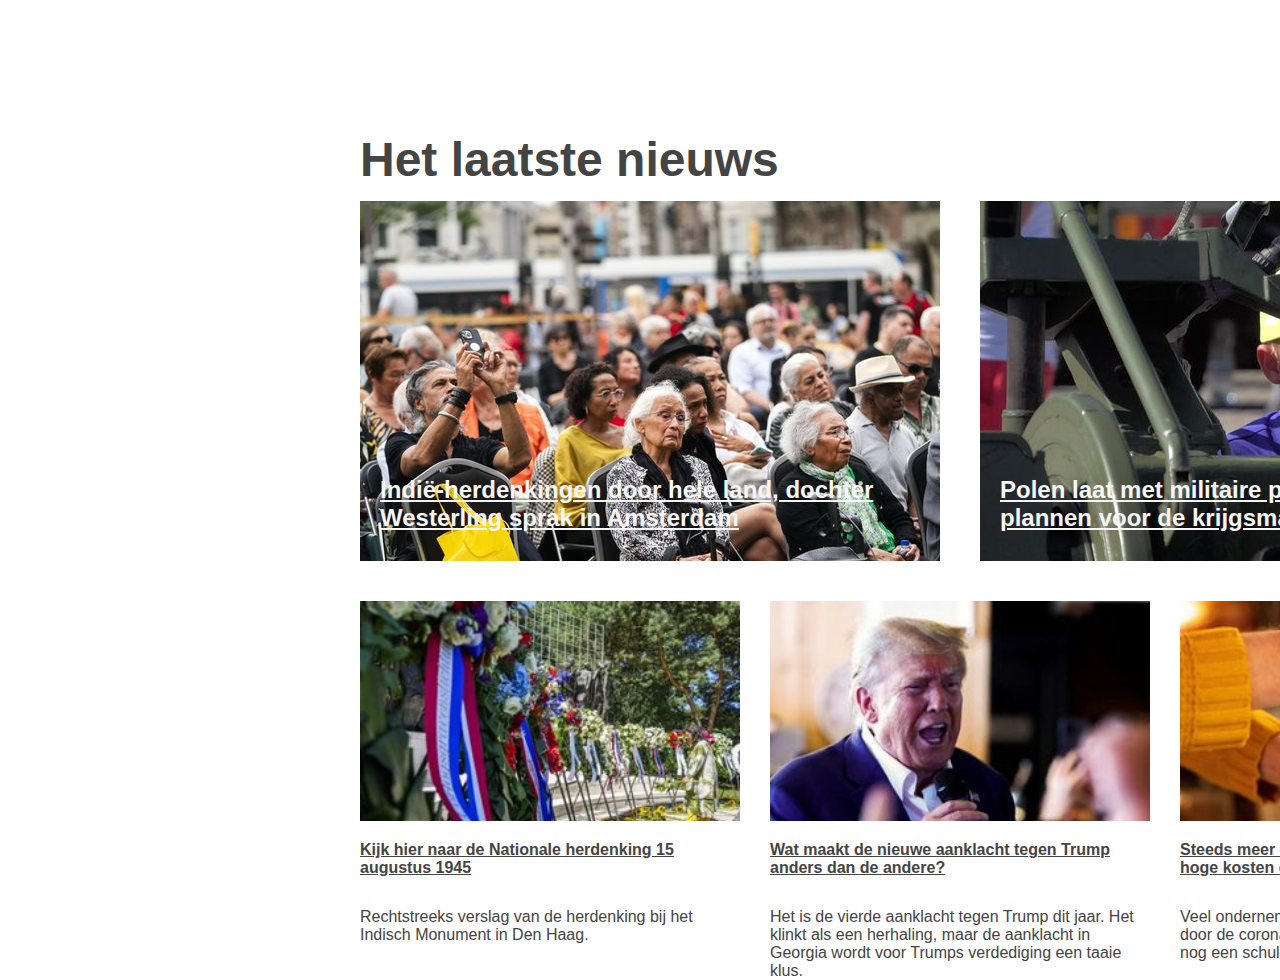
<file: Nieuwsoverzicht/opdracht_code/HTML_opdracht-1.html>
<html lang="en">
<head>
    <meta charset="UTF-8">
    <meta name="viewport" content="width=device-width, initial-scale=1.0">
    <link rel="stylesheet" href="opdracht_1.css">
    <title>HTML Opdracht 1</title>
</head>
<body>
    <h1 id="titel">Het laatste nieuws</h1>

    <div class="img_1">
        <div><a  id="txt_2" href="https://nos.nl/artikel/2486748-indie-herdenkingen-door-hele-land-dochter-westerling-sprak-in-amsterdam">
            Indië-herdenkingen door hele land, dochter Westerling sprak in Amsterdam</a></div>
    </div>

    <div class="img_2">
        <div><a id="txt_2" href="https://nos.nl/artikel/2486746-polen-laat-met-militaire-parade-ambitieuze-plannen-voor-de-krijgsmacht-zien">
            Polen laat met militaire parade ambitieuze plannen voor de krijgsmacht zien</a></div>
    </div>

    <div class="img_3"></div>
    <div>
        <a id="titel_3" href="https://nos.nl/livestream/2486747-kijk-hier-naar-de-nationale-herdenking-15-augustus-1945">
             Kijk hier naar de Nationale herdenking 15 augustus 1945</a>
        <p id="txt_3">Rechtstreeks verslag van de herdenking bij het Indisch Monument in Den Haag.</p>
    </div>
    
    <div class="img_4"></div>
    <div>
        <a id="titel_4" href="https://nos.nl/collectie/13947/artikel/2486742-wat-maakt-de-nieuwe-aanklacht-tegen-trump-anders-dan-de-andere">
            Wat maakt de nieuwe aanklacht tegen Trump anders dan de andere?</a>
        <p id="txt_4">Het is de vierde aanklacht tegen Trump dit jaar. Het klinkt als een herhaling, maar de aanklacht in Georgia wordt voor Trumps verdediging een taaie klus.</p>
    </div>

    <div class="img_5"></div>
    <div>
        <a id="titel_5" href="https://nos.nl/nieuwsuur/artikel/2486734-steeds-meer-ondernemers-in-problemen-door-hoge-kosten-en-schulden-na-corona">
            Steeds meer ondernemers in problemen door hoge kosten en schulden na corona</a>
        <p id="txt_5">Veel ondernemers zitten nog altijd in de problemen door de coronacrisis. Ruim 233.000 bedrijven moeten nog een schuld afbetalen aan de Belastingdienst.</p>
    </div>
    
</body>
</html>
</file>
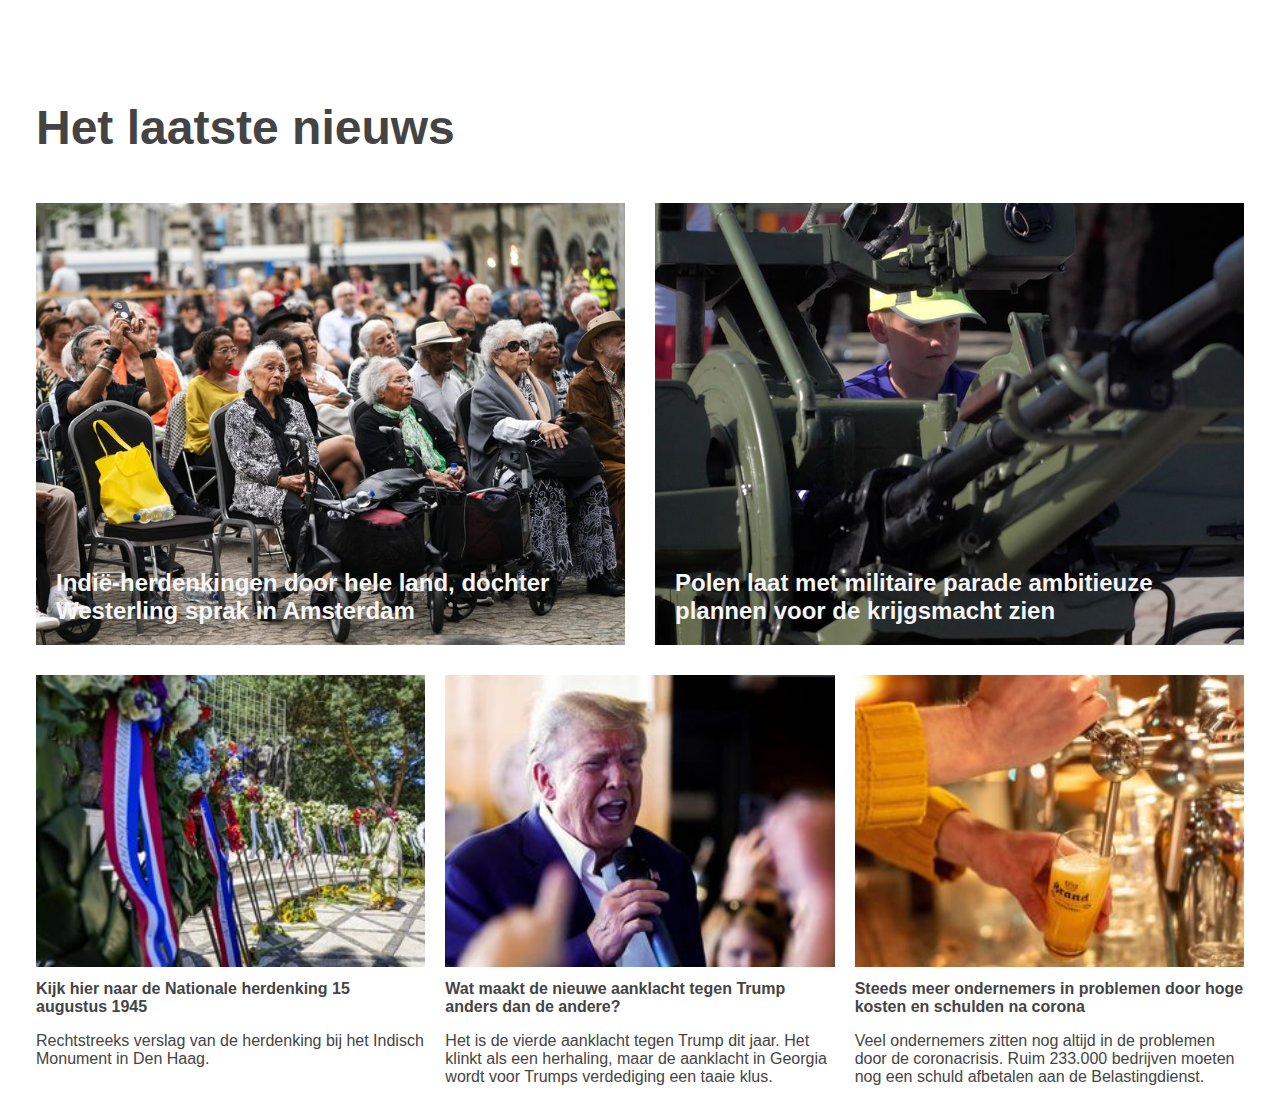
<file: Nieuwsoverzicht/opdracht_code_v2/HTML_opdracht-1.html>
<html lang="en">
<head>
    <meta charset="UTF-8">
    <meta name="viewport" content="width=device-width, initial-scale=1.0">
    <link rel="stylesheet" href="opdracht_1.css">
    <title>HTML Opdracht 1</title>
</head>
<body>
    <h1 id="titel">Het laatste nieuws</h1>
    
    <div class="blok_1">
            <div>
                <a class="img_" href="https://nos.nl/artikel/2486748-indie-herdenkingen-door-hele-land-dochter-westerling-sprak-in-amsterdam">
                    <img class="img_" src="Pictures/picture-1.jpg" alt="Indië-herdenkingen door hele land, dochter Westerling sprak in Amsterdam">
                    <p class="txt_1_2">Indië-herdenkingen door hele land, dochter Westerling sprak in Amsterdam</p>
                </a>  
            </div>

            <div>
                <a class="img_" href="https://nos.nl/artikel/2486746-polen-laat-met-militaire-parade-ambitieuze-plannen-voor-de-krijgsmacht-zien">
                    <img class="img_" src="Pictures/picture-2.jpg" alt="Polen laat met militaire parade ambitieuze plannen voor de krijgsmacht zien">
                    <p class="txt_1_2">Polen laat met militaire parade ambitieuze plannen voor de krijgsmacht zien</p>
                </a>
            </div>
        </div>

    <div class="blok_2">
        <div class="container">
            <a class="img_" href="https://nos.nl/livestream/2486747-kijk-hier-naar-de-nationale-herdenking-15-augustus-1945">
                <img class="img_" src="Pictures/picture-3.jpg" alt="Kijk hier naar de Nationale herdenking 15 augustus 1945">
                <h2 id="titel3-5">Kijk hier naar de Nationale herdenking 15 augustus 1945</h2>
                <p id="txt3-5">Rechtstreeks verslag van de herdenking bij het Indisch Monument in Den Haag.</p>
            </a>
        </div>
        
        <div class="container">
            <a class= "img_" href="https://nos.nl/collectie/13947/artikel/2486742-wat-maakt-de-nieuwe-aanklacht-tegen-trump-anders-dan-de-andere">
                <img class="img_" src="Pictures/picture-4.jpg" alt="Wat maakt de nieuwe aanklacht tegen Trump anders dan de andere?">
                <h2 id="titel3-5">Wat maakt de nieuwe aanklacht tegen Trump anders dan de andere?</h2>
                <p id="txt3-5">Het is de vierde aanklacht tegen Trump dit jaar. Het klinkt als een herhaling, maar de aanklacht in Georgia wordt voor Trumps verdediging een taaie klus.</p>
            </a>
        </div>
    
        <div class="container">
            <a class="img_" href="https://nos.nl/nieuwsuur/artikel/2486734-steeds-meer-ondernemers-in-problemen-door-hoge-kosten-en-schulden-na-corona">
                <img class="img_" src="Pictures/picture-5.jpg" alt="Steeds meer ondernemers in problemen door hoge kosten en schulden na corona">
                <h2 id="titel3-5">Steeds meer ondernemers in problemen door hoge kosten en schulden na corona</h2>
                <p id="txt3-5">Veel ondernemers zitten nog altijd in de problemen door de coronacrisis. Ruim 233.000 bedrijven moeten nog een schuld afbetalen aan de Belastingdienst.</p>
            </a>
        </div> 
    </div>
</body>
</html>
</file>
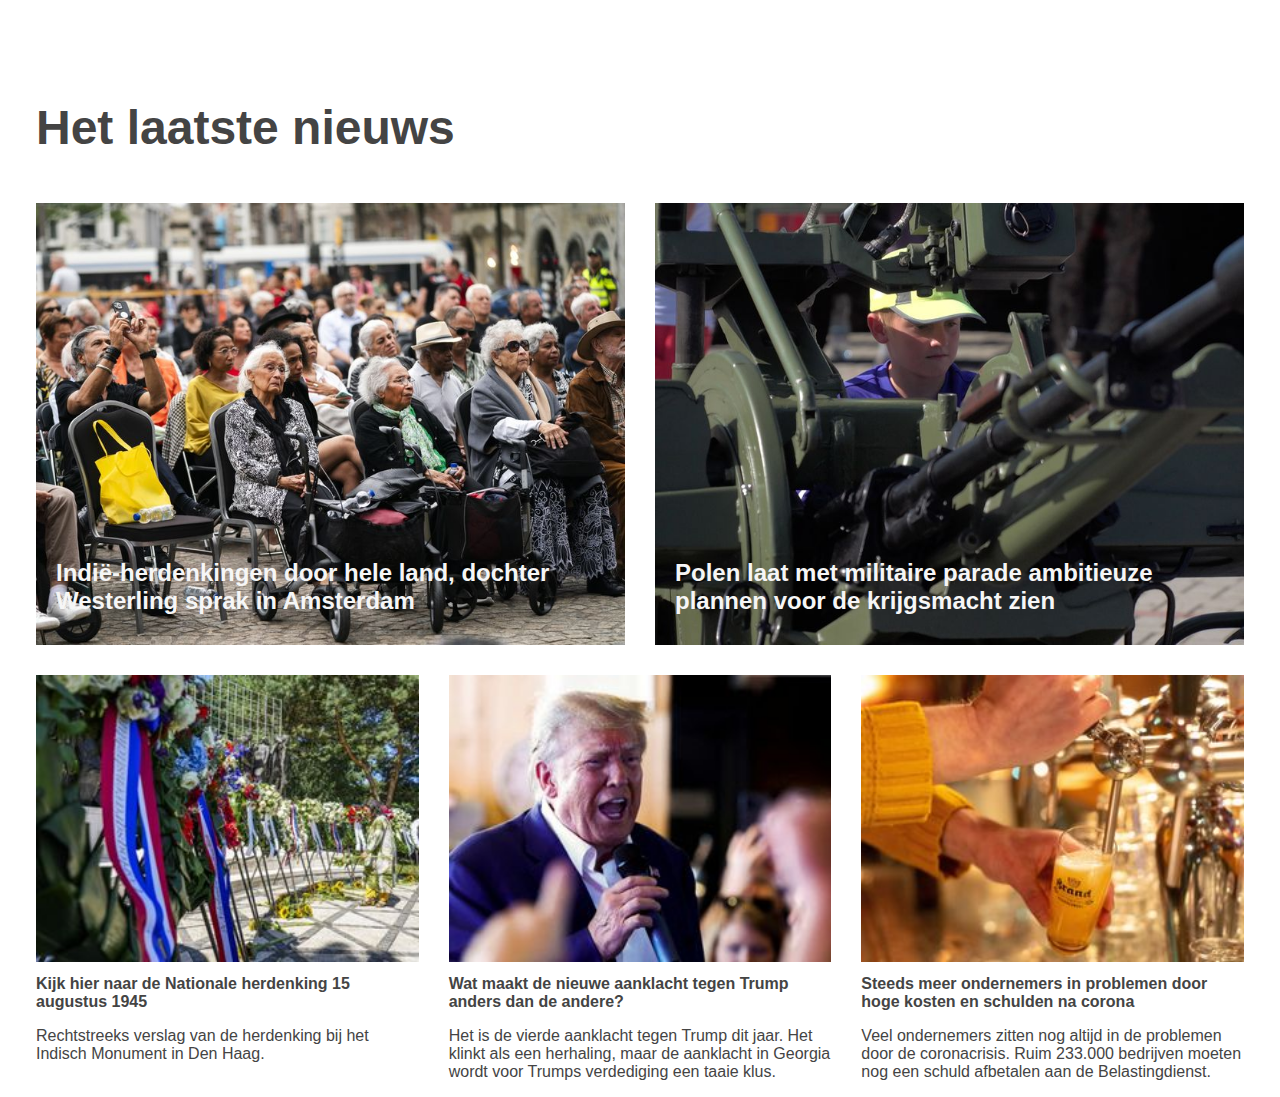
<file: Nieuwsoverzicht/opdracht_code_v3/HTML_opdracht-1.html>
<html lang="en">
<head>
    <meta charset="UTF-8">
    <meta name="viewport" content="width=device-width, initial-scale=1.0">
    <link rel="stylesheet" href="opdracht_1.css">
    <title>HTML Opdracht 1</title>
</head>
<body>
    <h1 id="titel">Het laatste nieuws</h1>

    <div class="news-blocks">
            <a class="news-block news-block--1" href="https://nos.nl/artikel/2486748-indie-herdenkingen-door-hele-land-dochter-westerling-sprak-in-amsterdam">
                <img class="news-block__img" src="Pictures/picture-1.jpg" alt="Indië-herdenkingen door hele land, dochter Westerling sprak in Amsterdam">
                <p class="news-block__txt">Indië-herdenkingen door hele land, dochter Westerling sprak in Amsterdam</p>
            </a>  
            <a class="news-block news-block--1" href="https://nos.nl/artikel/2486746-polen-laat-met-militaire-parade-ambitieuze-plannen-voor-de-krijgsmacht-zien">
                <img class="news-block__img" src="Pictures/picture-2.jpg" alt="Polen laat met militaire parade ambitieuze plannen voor de krijgsmacht zien">
                <p class="news-block__txt">Polen laat met militaire parade ambitieuze plannen voor de krijgsmacht zien</p>
            </a>
        </div>
        <div class="news-blocks">
            <a class="news-block news-block--2" href="https://nos.nl/livestream/2486747-kijk-hier-naar-de-nationale-herdenking-15-augustus-1945">
                <img class="news-block__img" src="Pictures/picture-3.jpg" alt="Kijk hier naar de Nationale herdenking 15 augustus 1945">
                <h2 class="news-block__titel">Kijk hier naar de Nationale herdenking 15 augustus 1945</h2>
                <p class="news-block__txt">Rechtstreeks verslag van de herdenking bij het Indisch Monument in Den Haag.</p>
            </a>

            <a class="news-block news-block--2" href="https://nos.nl/collectie/13947/artikel/2486742-wat-maakt-de-nieuwe-aanklacht-tegen-trump-anders-dan-de-andere">
                <img class="news-block__img" src="Pictures/picture-4.jpg" alt="Wat maakt de nieuwe aanklacht tegen Trump anders dan de andere?">
                <h2 class="news-block__titel">Wat maakt de nieuwe aanklacht tegen Trump anders dan de andere?</h2>
                <p class="news-block__txt">Het is de vierde aanklacht tegen Trump dit jaar. Het klinkt als een herhaling, maar de aanklacht in Georgia wordt voor Trumps verdediging een taaie klus.</p>
            </a>

            <a class="news-block news-block--2" href="https://nos.nl/nieuwsuur/artikel/2486734-steeds-meer-ondernemers-in-problemen-door-hoge-kosten-en-schulden-na-corona">
                <img class="news-block__img" src="Pictures/picture-5.jpg" alt="Steeds meer ondernemers in problemen door hoge kosten en schulden na corona">
                <h2 class="news-block__titel">Steeds meer ondernemers in problemen door hoge kosten en schulden na corona</h2>
                <p class="news-block__txt">Veel ondernemers zitten nog altijd in de problemen door de coronacrisis. Ruim 233.000 bedrijven moeten nog een schuld afbetalen aan de Belastingdienst.</p>
            </a>
    </div>
</body>
</html>
</file>
<file: Landingspagina/huddle-landing-page-with-alternating-feature-blocks-master/landing-page.css>
body {
  height: 100%;
  font-size: 18px;
  margin: 0;
}

.container {
  width: 100%;
}

.block-1 {
  background-image: url("images/bg-hero-desktop.svg");
  background-repeat: no-repeat;
  background-color: #EDFBFF;
  padding: 5%;
  padding-top: 0;
  height: 721px;
  max-width: 100%;
}
@media (max-width: 768px) {
  .block-1 {
    background-image: url("images/bg-hero-mobile.svg");
    height: 821px;
  }
}
.block-1__first-line {
  max-width: 1440px;
  margin: 0 auto;
  display: flex;
  justify-content: space-between;
  align-items: center;
  padding: 50px 0px;
}
@media (max-width: 768px) {
  .block-1__first-line {
    display: flex;
    justify-content: space-between;
    margin: 0;
  }
}
.block-1__logo-holder {
  width: 200px;
  height: 31px;
}
@media (max-width: 768px) {
  .block-1__logo-holder {
    width: 104px;
    height: 16px;
  }
}
.block-1__logo {
  width: 100%;
}
@media (max-width: 768px) {
  .block-1__logo {
    width: 100%;
  }
}
.block-1__button--1 {
  border-radius: 24px;
  font-size: 14px;
  background: #FFF;
  box-shadow: 0px 3px 11px 0px rgba(0, 0, 0, 0.1);
  width: 200px;
  height: 48px;
  display: flex;
  align-items: center;
  justify-content: center;
  float: right;
  font-family: "Poppins", sans-serif;
  margin: 0;
}
@media (max-width: 768px) {
  .block-1__button--1 {
    width: 96px;
    height: 24px;
    font-size: 10px;
  }
}
.block-1__button--1:hover {
  color: #808E9A;
  cursor: pointer;
}
.block-1__button--2 {
  background-color: hsl(322, 100%, 66%);
  border-radius: 28px;
  width: 280px;
  height: 56px;
  display: flex;
  justify-content: center;
  align-items: center;
  box-shadow: 2px 3px 6px 1px rgba(255, 82, 193, 0.17);
  color: white;
  font-family: "Poppins", sans-serif;
  font-size: 14px;
}
@media (max-width: 768px) {
  .block-1__button--2 {
    width: 240px;
    height: 40px;
    font-size: 12px;
  }
}
.block-1__button--2:hover {
  background-color: #FF9ADB;
  cursor: pointer;
}
.block-1__title {
  font-family: "Poppins", sans-serif;
  font-size: 40px;
  color: hsl(192, 100%, 9%);
  line-height: 60px;
  font-weight: 600;
}
@media (max-width: 768px) {
  .block-1__title {
    padding-right: 0;
    font-size: 24px;
    width: 308px;
    text-align: center;
    line-height: 36px;
  }
}
.block-1__txt {
  font-family: "Open Sans", sans-serif;
  padding-bottom: 2%;
  font-weight: 400;
  line-height: 27px;
}
@media (max-width: 768px) {
  .block-1__txt {
    padding-right: 0;
    font-size: 16px;
    width: 304px;
    text-align: center;
  }
}
.block-1__img-holder {
  width: 100%;
  max-width: 720.52px;
  display: flex;
}
@media (max-width: 768px) {
  .block-1__img-holder {
    max-width: 455px;
  }
}
.block-1__img {
  width: 100%;
}
.block-1__txt-block {
  width: 50%;
  padding: 20px 80px;
  padding-left: 0px;
  box-sizing: border-box;
  padding-top: 40px;
}
@media (max-width: 768px) {
  .block-1__txt-block {
    display: flex;
    flex-direction: column;
    align-items: center;
    padding: 20px 40px;
    box-sizing: border-box;
    width: 100%;
    -o-object-fit: contain;
       object-fit: contain;
  }
}

.holder {
  display: flex;
  flex-direction: row;
  align-items: center;
  max-width: 1440px;
}
@media (max-width: 768px) {
  .holder {
    display: flex;
    flex-direction: column;
    max-width: 704px;
    max-height: 553px;
    -o-object-fit: contain;
       object-fit: contain;
  }
}

.middle-block-container {
  display: flex;
  align-items: center;
  flex-direction: column;
}

.block-2 {
  height: 440px;
  max-width: 1232px;
  min-width: 335px;
  border-radius: 16px;
  box-shadow: 0px 0px 14px 0px rgba(0, 0, 0, 0.07);
  display: flex;
  align-items: center;
  margin-bottom: 40px;
  margin-top: 10%;
}
@media (max-width: 768px) {
  .block-2 {
    flex-direction: column-reverse;
    align-items: center;
    height: 480px;
    width: 335px;
  }
}
@media (max-width: 355px) {
  .block-2 {
    min-width: 0px;
    width: 300px;
  }
}
.block-2__txt-block {
  display: flex;
  flex-direction: column;
  justify-content: center;
  box-sizing: border-box;
  padding: 44px 110px;
}
@media (max-width: 768px) {
  .block-2__txt-block {
    align-items: center;
    padding: 0;
    padding-top: 30px;
    padding-bottom: 50px;
  }
}
.block-2__title {
  font-family: "Poppins", sans-serif;
  margin: 0;
  color: hsl(192, 100%, 9%);
}
@media (max-width: 768px) {
  .block-2__title {
    font-size: 20px;
    padding: 0;
  }
}
.block-2__txt {
  font-family: "Open Sans", sans-serif;
  color: #808E9A;
}
@media (max-width: 768px) {
  .block-2__txt {
    font-size: 14px;
    width: 256px;
    padding: 0;
    text-align: center;
  }
}
.block-2__img-holder {
  max-height: 100%;
  padding: 34px 74px;
  padding-right: 32px;
  box-sizing: border-box;
  display: flex;
}
@media (max-width: 768px) {
  .block-2__img-holder {
    padding: 24px 54px;
  }
}
.block-2__img {
  max-width: 100%;
  -o-object-fit: contain;
     object-fit: contain;
}

.block-3 {
  height: 440px;
  max-width: 1232px;
  min-width: 335px;
  border-radius: 16px;
  box-shadow: 0px 0px 14px 0px rgba(0, 0, 0, 0.07);
  margin-top: 2%;
  display: flex;
  align-items: center;
  margin-bottom: 40px;
}
@media (max-width: 768px) {
  .block-3 {
    flex-direction: column;
    align-items: center;
    height: 480px;
    width: 335px;
  }
}
@media (max-width: 355px) {
  .block-3 {
    min-width: 0px;
    width: 300px;
  }
}
.block-3__txt-block {
  display: flex;
  flex-direction: column;
  justify-content: center;
  box-sizing: border-box;
  padding: 44px 30px;
}
@media (max-width: 768px) {
  .block-3__txt-block {
    align-items: center;
    padding: 0;
    padding: 50px 0px;
  }
}
.block-3__title {
  font-family: "Poppins", sans-serif;
  color: hsl(192, 100%, 9%);
}
@media (max-width: 768px) {
  .block-3__title {
    font-size: 20px;
    padding: 0;
    margin: 0;
  }
}
.block-3__txt {
  font-family: "Open Sans", sans-serif;
  color: #808E9A;
}
@media (max-width: 768px) {
  .block-3__txt {
    font-size: 14px;
    width: 256px;
    padding: 0;
    text-align: center;
  }
}
.block-3__img-holder {
  max-height: 100%;
  padding: 44px 74px;
  box-sizing: border-box;
  display: flex;
}
@media (max-width: 768px) {
  .block-3__img-holder {
    padding: 64px 44px;
    padding-bottom: 0;
  }
}
.block-3__img {
  max-width: 100%;
  -o-object-fit: contain;
     object-fit: contain;
}

.block-4 {
  height: 440px;
  max-width: 1232px;
  min-width: 335px;
  border-radius: 16px;
  box-shadow: 0px 0px 14px 0px rgba(0, 0, 0, 0.07);
  margin-top: 2%;
  display: flex;
  align-items: center;
}
@media (max-width: 768px) {
  .block-4 {
    flex-direction: column-reverse;
    align-items: center;
    height: 480px;
    width: 335px;
  }
}
@media (max-width: 355px) {
  .block-4 {
    min-width: 0px;
    width: 300px;
  }
}
.block-4__txt-block {
  display: flex;
  flex-direction: column;
  justify-content: center;
  box-sizing: border-box;
  padding: 44px 130px;
}
@media (max-width: 768px) {
  .block-4__txt-block {
    align-items: center;
    padding: 0;
    padding-top: 30px;
    padding-bottom: 50px;
  }
}
.block-4__title {
  font-family: "Poppins", sans-serif;
  color: hsl(192, 100%, 9%);
}
@media (max-width: 768px) {
  .block-4__title {
    font-size: 20px;
    padding: 0;
    margin: 0;
  }
}
.block-4__txt {
  font-family: "Open Sans", sans-serif;
  color: #808E9A;
}
@media (max-width: 768px) {
  .block-4__txt {
    font-size: 14px;
    width: 256px;
    padding: 0;
    text-align: center;
  }
}
.block-4__img-holder {
  max-height: 100%;
  padding: 34px 74px;
  padding-right: 32px;
  box-sizing: border-box;
  display: flex;
}
@media (max-width: 768px) {
  .block-4__img-holder {
    padding: 24px 54px;
    padding-bottom: 0;
  }
}
.block-4__img {
  max-width: 100%;
  -o-object-fit: contain;
     object-fit: contain;
}

.container-5-6 {
  background: linear-gradient(to top, hsl(192, 100%, 9%) 0%, hsl(192, 100%, 9%) 70%, white 70%, white 100%);
  display: flex;
  flex-direction: column;
  align-items: center;
}
@media (max-width: 768px) {
  .container-5-6 {
    background: linear-gradient(to top, hsl(192, 100%, 9%) 0%, hsl(192, 100%, 9%) 82%, white 82%, white 100%);
  }
}

.block-5 {
  width: 800px;
  height: 280px;
  border-radius: 15px;
  box-shadow: 0px 0px 14px 0px rgba(0, 0, 0, 0.07);
  margin-top: 10%;
  margin-bottom: 5%;
  display: flex;
  justify-content: center;
  flex-direction: column;
  align-items: center;
  background-color: white;
}
@media (max-width: 768px) {
  .block-5 {
    width: 352px;
    height: 176px;
  }
}
@media (max-width: 375px) {
  .block-5 {
    max-width: 250px;
  }
}
.block-5__title {
  display: flex;
  justify-content: center;
  font-family: "Poppins", sans-serif;
  color: hsl(192, 100%, 9%);
  font-size: 32px;
}
@media (max-width: 768px) {
  .block-5__title {
    font-size: 18px;
  }
}
@media (max-width: 375px) {
  .block-5__title {
    font-size: 14px;
  }
}
.block-5__button {
  background-color: hsl(322, 100%, 66%);
  border-radius: 28px;
  width: 400px;
  height: 80px;
  display: flex;
  justify-content: center;
  align-items: center;
  box-shadow: 2px 3px 6px 1px rgba(255, 82, 193, 0.17);
  color: white;
  font-family: "Poppins", sans-serif;
  font-size: 20px;
}
@media (max-width: 768px) {
  .block-5__button {
    width: 200px;
    height: 40px;
    font-size: 10px;
  }
}
.block-5__button:hover {
  background-color: #FF9ADB;
  cursor: pointer;
}

.block-6 {
  background-color: hsl(192, 100%, 9%);
  display: flex;
  flex-direction: column;
  height: 518px;
  margin: 30px;
}
@media (max-width: 768px) {
  .block-6 {
    height: 100%;
  }
}
.block-6__logo {
  padding: 20px 0px;
  box-sizing: border-box;
  display: flex;
}
.block-6__txt-container {
  display: flex;
  height: 70%;
  justify-content: center;
}
@media (max-width: 768px) {
  .block-6__txt-container {
    flex-direction: column;
    font-size: 14px;
  }
}
.block-6__info-block-1 {
  display: flex;
  flex-direction: column;
  width: 29%;
  margin-right: 10%;
}
@media (max-width: 768px) {
  .block-6__info-block-1 {
    width: 100%;
  }
}
.block-6__location {
  display: grid;
  grid-template-columns: 30px 1fr;
}
.block-6__location--icon {
  padding-top: 6px;
}
.block-6__location--txt {
  color: white;
  font-family: "Open Sans", sans-serif;
  margin: 0;
}
.block-6__phone {
  display: flex;
  align-items: center;
}
.block-6__phone--icon {
  margin-right: 4%;
}
.block-6__phone--txt {
  color: white;
  font-family: "Open Sans", sans-serif;
}
.block-6__email {
  display: flex;
  align-items: center;
}
.block-6__email--icon {
  margin-right: 4%;
}
.block-6__email--txt {
  color: white;
  font-family: "Open Sans", sans-serif;
}
.block-6__info-block-2 {
  color: white;
  font-family: "Open Sans", sans-serif;
  margin-right: 10%;
  width: 15%;
}
@media (max-width: 768px) {
  .block-6__info-block-2 {
    padding: 0;
    width: 35%;
  }
}
.block-6__info-block-2--txt-1 {
  margin: 0;
}
.block-6__info-block-3 {
  color: white;
  font-family: "Open Sans", sans-serif;
  margin-right: 10%;
  width: 15%;
}
.block-6__info-block-3--txt-1 {
  margin: 0;
}
.block-6__info-block-4 {
  gap: 1rem;
  display: flex;
  flex-direction: row;
  padding-bottom: 10%;
}
@media (max-width: 768px) {
  .block-6__info-block-4 {
    justify-content: center;
  }
}
.block-6__info-block-4__facebook {
  width: 30px;
  height: 30px;
  display: flex;
  align-items: center;
  justify-content: center;
  border-radius: 50%;
  border: 1px solid white;
}
.block-6__info-block-4__facebook:hover {
  border-color: hsl(322, 100%, 66%);
  cursor: pointer;
}
.block-6__info-block-4__facebook:hover--icon {
  fill: hsl(322, 100%, 66%);
}
.block-6__info-block-4__twitter {
  width: 30px;
  height: 30px;
  display: flex;
  align-items: center;
  justify-content: center;
  border-radius: 50%;
  border: 1px solid white;
}
.block-6__info-block-4__twitter:hover {
  border-color: hsl(322, 100%, 66%);
  cursor: pointer;
}
.block-6__info-block-4__twitter--icon :hover {
  fill: hsl(322, 100%, 66%);
}
.block-6__info-block-4__instagram {
  width: 30px;
  height: 30px;
  display: flex;
  align-items: center;
  justify-content: center;
  border-radius: 50%;
  border: 1px solid white;
}
.block-6__info-block-4__instagram:hover {
  border-color: hsl(322, 100%, 66%);
  cursor: pointer;
}
.block-6__info-block-4__instagram--icon :hover {
  fill: hsl(322, 100%, 66%);
}
.block-6__copyright-container {
  color: white;
  padding-left: 75%;
  font-family: "Poppins", sans-serif;
  font-size: 12px;
}
@media (max-width: 768px) {
  .block-6__copyright-container {
    padding: 0;
    display: flex;
    justify-content: center;
  }
}
.block-6__copyright-txt {
  font-family: "Poppins", sans-serif;
  font-size: 11.13px;
  font-style: normal;
  font-weight: 400;
}/*# sourceMappingURL=landing-page.css.map */
</file>
<file: Product voorbeeld/product-preview-card-component-main/product-preview.css>
body {
  background-color: #f2ebe3;
  height: 100%;
}

.product-container {
  height: 100%;
  display: flex;
  justify-content: center;
  align-items: center;
}
@media (max-width: 490px) {
  .product-container {
    padding: 20px;
  }
}

.product-block {
  background-color: white;
  border-radius: 20px;
  display: flex;
  flex-direction: row;
  max-width: 610px;
}
@media (max-width: 490px) {
  .product-block {
    flex-direction: column;
  }
}
.product-block__img {
  display: flex;
  width: 50%;
  border-top-left-radius: 20px;
  border-bottom-left-radius: 20px;
  max-height: 100%;
}
@media (max-width: 490px) {
  .product-block__img {
    content: url("images/image-product-mobile.jpg");
    width: 100%;
    border-top-right-radius: 20px;
    border-bottom-left-radius: 0px;
  }
}
.product-block__text-block {
  width: 50%;
  padding: 24px 24px;
  box-sizing: border-box;
  text-align: left;
}
@media (max-width: 596px) {
  .product-block__text-block {
    margin-bottom: 20px;
  }
}
@media (max-width: 490px) {
  .product-block__text-block {
    width: 100%;
  }
}
.product-block__txt-1 {
  color: hsl(228, 12%, 48%);
  text-transform: uppercase;
  font-family: "Montserrat";
  letter-spacing: 5px;
  font-size: 14px;
}
.product-block__title {
  color: hsl(212, 21%, 14%);
  font-family: "Fraunces", serif;
  font-weight: 700;
}
.product-block__txt-2 {
  color: hsl(228, 12%, 48%);
  font-family: "Montserrat";
  font-size: 14px;
  padding-bottom: 10px;
}
.product-block__price {
  display: flex;
  align-items: center;
  margin: 0;
  margin-bottom: 10px;
}
.product-block__price--1 {
  color: hsl(158, 36%, 37%);
  font-family: "Fraunces", serif;
  padding-right: 10px;
  font-size: 30px;
}
.product-block__price--2 {
  color: hsl(228, 12%, 48%);
  text-decoration: line-through;
  font-family: "Montserrat";
  font-size: 13px;
}
.product-block__cart {
  background-color: hsl(158, 36%, 37%);
  color: white;
  justify-content: center;
  display: flex;
  border-radius: 10px;
  height: 11%;
  align-items: center;
  font-family: "Montserrat";
}
.product-block__cart:hover {
  background-color: hsl(158, 32.47%, 24.83%);
}
.product-block__cart--icon {
  margin-right: 10px;
  height: 40%;
  border-radius: 0px;
}
@media (max-width: 490px) {
  .product-block__cart--icon {
    height: 40px;
  }
}
@media (max-width: 490px) {
  .product-block__cart {
    margin-top: 20px;
  }
}/*# sourceMappingURL=product-preview.css.map */
</file>
<file: QR code/qr-code-component-main/QR.css>
body {
    background-color: #d6e2f0;
    height: 100%;
}

.qr-container {
    height: 100%;
    display: flex;
    align-items: center;
    justify-content: center;
    margin-top: 170px;
}

.QRc {
    background-color: white;
    border-radius: 20px;
    width: 300px;
}

.QRc .QR__qr-image {
    width: 90%;
    border-radius: 20px;
    margin: 5%;
}

.QRc .QR__title {
    color: #1f3251;
    text-align: center;
    font-size: 22px;
    font-family: "Outfit", sans-serif;
    font-weight: 700;
}

.QRc .QR__txt {
    color: #7d898b;
    text-align: center;
    margin: 20px;
}

@media (max-width: 300px) {
    .QRc {
        width: 100%;
    }
}
</file>
<file: Resultaat overzicht/results-summary-component-main/resultaat-overzicht.css>
body {
  margin: 0px;
  height: 100%;
  font-size: 18px;
}

.block {
  display: flex;
  justify-content: center;
  align-items: center;
  width: 100%;
  background-color: white;
  box-shadow: 0px 30px 60px 0px rgba(61, 108, 236, 0.15);
  border-radius: 40px;
  max-width: 640px;
  overflow: hidden;
}
@media (max-width: 602px) {
  .block {
    flex-direction: column;
    height: 809px;
    width: 375px;
    border-radius: 0px;
  }
}

.container {
  height: 100%;
  display: flex;
  justify-content: center;
  align-items: center;
}

.result-block {
  width: 50%;
  background-image: linear-gradient(hsl(252, 100%, 67%), hsl(241, 81%, 54%));
  border-radius: 32px;
  display: flex;
  align-items: center;
  flex-direction: column;
}
@media (max-width: 602px) {
  .result-block {
    width: 100%;
    height: 356px;
    border-top-left-radius: 0;
    border-top-right-radius: 0;
  }
}
.result-block__circle {
  width: 200px;
  height: 200px;
  border-radius: 50%;
  background-image: linear-gradient(hsl(256, 72%, 46%), hsla(241, 72%, 46%, 0));
  display: flex;
  align-items: center;
  justify-content: center;
  flex-direction: column;
}
@media (max-width: 602px) {
  .result-block__circle {
    width: 140px;
    height: 140px;
    flex-shrink: 0;
  }
}
.result-block__txt-1 {
  color: white;
  font-size: 72px;
  font-family: "Hanken Grotesk", sans-serif;
  margin: 0px;
}
@media (max-width: 602px) {
  .result-block__txt-1 {
    font-size: 56px;
  }
}
.result-block__txt-2 {
  color: rgba(235, 241, 255, 0.4);
  font-family: "Hanken Grotesk", sans-serif;
  margin: 0px;
}
.result-block__title-1 {
  color: rgba(235, 241, 255, 0.9);
  font-family: "Hanken Grotesk", sans-serif;
  font-size: 24px;
  display: flex;
  justify-content: center;
  margin-top: 40px;
  margin-bottom: 30px;
}
@media (max-width: 602px) {
  .result-block__title-1 {
    font-size: 18px;
    margin-bottom: 24px;
  }
}
.result-block__title-2 {
  color: white;
  font-family: "Hanken Grotesk", sans-serif;
  display: flex;
  justify-content: center;
  font-size: 32px;
  margin: 0px;
  padding-top: 20px;
}
@media (max-width: 602px) {
  .result-block__title-2 {
    font-size: 24px;
  }
}
.result-block__txt-3 {
  color: rgba(235, 241, 255, 0.7);
  font-family: "Hanken Grotesk", sans-serif;
  text-align: center;
  margin: 0px;
  padding: 10%;
  padding-top: 15px;
}
@media (max-width: 602px) {
  .result-block__txt-3 {
    font-size: 16px;
    padding: 50px;
    padding-top: 5px;
    padding-bottom: 20px;
  }
}

.summary-block {
  background-color: white;
  width: 50%;
  border-top-right-radius: 20px;
  border-bottom-right-radius: 20px;
}
@media (max-width: 602px) {
  .summary-block {
    width: 100%;
  }
}
.summary-block__txt-block {
  padding: 30px;
  height: 440px;
  padding-bottom: 10px;
}
.summary-block__title-1 {
  color: hsl(224, 30%, 27%);
  font-family: "Hanken Grotesk", sans-serif;
  margin-bottom: 30px;
  margin-top: 12px;
  letter-spacing: 1px;
  font-size: 24px;
}
@media (max-width: 602px) {
  .summary-block__title-1 {
    font-size: 18px;
    margin-top: 0;
  }
}
.summary-block__overview {
  height: 60px;
}
.summary-block__overview .summary-block__reaction {
  display: flex;
  flex-direction: row;
  background-color: #FFF6F6;
  border-radius: 10px;
  align-items: center;
  margin-bottom: 16px;
  height: 90%;
  justify-content: space-between;
}
.summary-block__overview .summary-block__reaction__text {
  display: flex;
  flex-direction: row;
}
.summary-block__overview .summary-block__reaction__text--icon {
  padding-left: 10px;
  padding-top: 30px;
  flex-shrink: 0;
}
.summary-block__overview .summary-block__reaction__text--txt {
  padding: 10px;
  color: hsl(0, 100%, 67%);
  font-family: "Hanken Grotesk", sans-serif;
}
.summary-block__overview .summary-block__reaction__score {
  display: flex;
  flex-direction: row;
}
.summary-block__overview .summary-block__reaction__score--1 {
  color: hsl(224, 30%, 27%);
  text-align: right;
  font-family: "Hanken Grotesk", sans-serif;
  padding-right: 10px;
  font-style: normal;
  font-weight: 700;
  line-height: normal;
}
.summary-block__overview .summary-block__reaction__score--2 {
  font-family: "Hanken Grotesk", sans-serif;
  color: #9BA0B3;
  padding-right: 10px;
}
.summary-block__overview .summary-block__memory {
  display: flex;
  flex-direction: row;
  background-color: #FFFBF4;
  border-radius: 10px;
  align-items: center;
  margin-bottom: 16px;
  height: 90%;
  justify-content: space-between;
}
.summary-block__overview .summary-block__memory__text {
  display: flex;
  flex-direction: row;
}
.summary-block__overview .summary-block__memory__text--icon {
  padding-left: 10px;
  padding-top: 30px;
  flex-shrink: 0;
}
.summary-block__overview .summary-block__memory__text--txt {
  padding: 10px;
  color: hsl(39, 100%, 56%);
  font-family: "Hanken Grotesk", sans-serif;
}
.summary-block__overview .summary-block__memory__score {
  display: flex;
  flex-direction: row;
}
.summary-block__overview .summary-block__memory__score--1 {
  color: hsl(224, 30%, 27%);
  text-align: right;
  font-family: "Hanken Grotesk", sans-serif;
  padding-right: 10px;
  font-style: normal;
  font-weight: 700;
  line-height: normal;
}
.summary-block__overview .summary-block__memory__score--2 {
  font-family: "Hanken Grotesk", sans-serif;
  color: #9BA0B3;
  padding-right: 10px;
}
.summary-block__overview .summary-block__verbal {
  display: flex;
  flex-direction: row;
  background-color: #F2FCF9;
  border-radius: 10px;
  align-items: center;
  margin-bottom: 16px;
  height: 90%;
  justify-content: space-between;
}
.summary-block__overview .summary-block__verbal__text {
  display: flex;
  flex-direction: row;
}
.summary-block__overview .summary-block__verbal__text--icon {
  padding-left: 10px;
  padding-top: 30px;
  flex-shrink: 0;
}
.summary-block__overview .summary-block__verbal__text--txt {
  padding: 10px;
  color: hsl(166, 100%, 37%);
  font-family: "Hanken Grotesk", sans-serif;
}
.summary-block__overview .summary-block__verbal__score {
  display: flex;
  flex-direction: row;
}
.summary-block__overview .summary-block__verbal__score--1 {
  color: hsl(224, 30%, 27%);
  font-family: "Hanken Grotesk", sans-serif;
  padding-right: 10px;
  font-style: normal;
  font-weight: 700;
  line-height: normal;
}
.summary-block__overview .summary-block__verbal__score--2 {
  font-family: "Hanken Grotesk", sans-serif;
  color: #9BA0B3;
  padding-right: 10px;
}
.summary-block__overview .summary-block__visual {
  display: flex;
  flex-direction: row;
  background-color: #F3F4FD;
  border-radius: 10px;
  align-items: center;
  height: 90%;
  justify-content: space-between;
}
.summary-block__overview .summary-block__visual__text {
  display: flex;
  flex-direction: row;
}
.summary-block__overview .summary-block__visual__text--icon {
  padding-left: 10px;
  padding-top: 30px;
  flex-shrink: 0;
}
.summary-block__overview .summary-block__visual__text--txt {
  padding: 10px;
  color: hsl(234, 85%, 45%);
  font-family: "Hanken Grotesk", sans-serif;
}
.summary-block__overview .summary-block__visual__score {
  display: flex;
  flex-direction: row;
}
.summary-block__overview .summary-block__visual__score--1 {
  color: hsl(224, 30%, 27%);
  font-family: "Hanken Grotesk", sans-serif;
  padding-right: 10px;
  font-style: normal;
  font-weight: 700;
  line-height: normal;
}
.summary-block__overview .summary-block__visual__score--2 {
  font-family: "Hanken Grotesk", sans-serif;
  color: #9BA0B3;
  padding-right: 10px;
}
.summary-block__button {
  background-color: hsl(224, 30%, 27%);
  color: white;
  font-family: "Hanken Grotesk", sans-serif;
  border-radius: 32px;
  height: 50px;
  display: flex;
  justify-content: center;
  align-items: center;
  margin-top: 240px;
}
.summary-block__button:hover {
  background-image: linear-gradient(hsl(252, 100%, 67%), hsl(241, 81%, 54%));
}/*# sourceMappingURL=resultaat-overzicht.css.map */
</file>
<file: Nieuwsoverzicht/opdracht_code_v2/Nieuwsoverzicht (gemaakt)/style.css>
:root {
  --color-h1: #444444;
}

html {
  font-family: "Arial", sans-serif;
  line-height: 1.5;
}

body {
  margin: 0 auto;
  max-width: 1280px;
  padding: 100px 36px 0;
}
@media (max-width: 768px) {
  body {
    padding: 48px 16px 0;
  }
}

h1 {
  font-size: 48px;
  color: var(--color-h1, #444444);
  font-weight: 700;
  margin: 0 0 48px 0;
}

img {
  max-width: 100%;
}

p {
  margin: 0 0 12px;
}

.news-items {
  display: grid;
  grid-template-columns: repeat(6, 1fr);
  grid-gap: 30px;
  align-items: start;
}
@media (max-width: 767px) {
  .news-items {
    grid-gap: 16px;
  }
}

.news-item {
  display: inline-grid;
  grid-column: span 2;
  cursor: pointer;
  text-decoration: none;
}
@media (max-width: 1023px) {
  .news-item {
    grid-column: span 3;
  }
}
@media (max-width: 767px) {
  .news-item {
    grid-column: span 6;
  }
}
.news-item .news-item__image {
  display: block;
  width: 100%;
  aspect-ratio: 16/9;
  object-fit: cover;
  transition: opacity 200ms ease-in-out;
}
.news-item .news-item__title {
  min-height: 48px;
  color: #444444;
  font-size: 16px;
  font-weight: 700;
  margin-bottom: 16px;
}
@media (max-width: 767px) {
  .news-item .news-item__title {
    min-height: unset;
  }
}
.news-item .news-item__intro {
  min-height: 72px;
  color: #444444;
}
@media (max-width: 767px) {
  .news-item .news-item__intro {
    min-height: unset;
  }
}
.news-item.news-item:hover .news-item__image {
  opacity: 0.85;
}
.news-item.news-item--large {
  position: relative;
  grid-column: span 3;
}
@media (max-width: 1023px) {
  .news-item.news-item--large {
    grid-column: span 6;
  }
}
.news-item.news-item--large .news-item__title {
  position: absolute;
  inset: auto 20px 20px;
  min-height: 72px;
  color: #FFFFFF;
  font-size: 24px;
  margin: 0;
}
@media (max-width: 767px) {
  .news-item.news-item--large .news-item__title {
    min-height: unset;
  }
}
.news-item.news-item--large .news-item__intro {
  display: none;
}

/*# sourceMappingURL=style.css.map */
</file>
<file: QR code/QR code (gemaakt)/qr-code-component-main/style.css>
@import url("https://fonts.googleapis.com/css2?family=Outfit:wght@400;700&display=swap");
:root {
  --color-white: #FFFFFF;
  --color-light-grey: hsl(212, 45%, 89%);
  --color-grayish-blue: hsl(220, 15%, 55%);
  --color-dark-blue: hsl(218, 44%, 22%);
}

html, body {
  font-family: "Outfit", sans-serif;
  font-size: 15px;
  height: 100%;
}

body {
  margin: 0;
  background-color: var(--color-light-grey);
  display: flex;
  justify-content: center;
  align-items: center;
}

.qr-code {
  background-color: var(--color-white);
  border-radius: 24px;
  box-shadow: 0 0 36px 0 rgba(36, 35, 35, 0.05);
  padding: 16px;
  text-align: center;
  max-width: 320px;
  cursor: pointer;
  transition: all 200ms linear;
  transform: translateY(0);
  box-sizing: border-box;
  width: calc(100% - 24px);
  margin: 0 12px;
}
.qr-code .qr-code__image {
  width: 100%;
  border-radius: 16px;
  margin-bottom: 16px;
}
.qr-code .qr-code__title {
  font-size: 24px;
  font-weight: 700;
  margin: 0 0 16px;
  color: var(--color-dark-blue);
}
.qr-code .qr-code__text {
  color: var(--color-grayish-blue);
}
.qr-code:hover {
  box-shadow: 0 0 48px 0 rgba(36, 35, 35, 0.1);
  transform: translateY(-4px);
}

/*# sourceMappingURL=style.css.map */
</file>
<file: Nieuwsoverzicht/opdracht_code/opdracht_1.css>
#titel {
    top: 100px;
    left: 360px;
    width: 419px;
    height: 53px;
    text-align: left;
    font: normal normal bold 48px/55px Arial;
    letter-spacing: 0px;
    color: #444444;
    position: absolute;
}

.img_1 {
    top: 201px;
    left: 360px;
    width: 580px;
    height: 360px;
    background: transparent url('Pictures/picture-1.jpg') 0% 0% no-repeat padding-box;
    position: absolute;
}

.img_2 {
    top: 201px;
    left: 980px;
    width: 580px;
    height: 360px;
    background: transparent url('Pictures/picture-2.jpg') 0% 0% no-repeat padding-box;
    position: absolute;
}

.img_3 {
    top: 601px;
    left: 360px;
    width: 380px;
    height: 220px;
    background: transparent url('Pictures/picture-3.jpg') 0% 0% no-repeat padding-box;
    position: absolute;
    background-size: cover;
}

.img_4 {
    top: 601px;
    left: 770px;
    width: 380px;
    height: 220px;
    background: transparent url('Pictures/picture-4.jpg') 0% 0% no-repeat padding-box;
    position: absolute;
    background-size: cover;
}

.img_5 {
    top: 601px;
    left: 1180px;
    width: 380px;
    height: 220px;
    background: transparent url('Pictures/picture-5.jpg') 0% 0% no-repeat padding-box;
    position: absolute;
    background-size: cover;
}

#txt_1 {
    top: 275px;
    left: 20px;
    width: 540px;
    height: 55px;
    text-align: left;
    font: normal normal bold 24px/28px Arial;
    letter-spacing: 0px;
    color: #F6F6F6;
    position: absolute;
}

#txt_2 {
    top: 275px;
    left: 20px;
    width: 540px;
    height: 55px;
    text-align: left;
    font: normal normal bold 24px/28px Arial;
    letter-spacing: 0px;
    color: #F6F6F6;
    position: absolute;
}

#titel_3 {
    top: 841px;
    left: 360px;
    width: 380px;
    height: 35px;
    text-align: left;
    font: normal normal bold 16px/18px Arial;
    letter-spacing: 0px;
    color: #444444;
    position: absolute;
}

#txt_3 {
    top: 892px;
    left: 360px;
    width: 380px;
    height: 35px;
    text-align: left;
    font: normal normal normal 16px/18px Arial;
    letter-spacing: 0px;
    color: #444444;
    position: absolute;
}

#titel_4 {
    top: 841px;
    left: 770px;
    width: 380px;
    height: 35px;
    text-align: left;
    font: normal normal bold 16px/18px Arial;
    letter-spacing: 0px;
    color: #444444;
    position: absolute;
}

#txt_4 {
    top: 892px;
    left: 770px;
    width: 380px;
    height: 71px;
    text-align: left;
    font: normal normal normal 16px/18px Arial;
    letter-spacing: 0px;
    color: #444444;
    position: absolute;
}

#titel_5 {
    top: 841px;
    left: 1180px;
    width: 380px;
    height: 35px;
    text-align: left;
    font: normal normal bold 16px/18px Arial;
    letter-spacing: 0px;
    color: #444444;
    position: absolute;
}

#txt_5 {
    top: 892px;
    left: 1180px;
    width: 380px;
    height: 53px;
    text-align: left;
    font: normal normal normal 16px/18px Arial;
    letter-spacing: 0px;
    color: #444444;
    position: absolute;
}
</file>
<file: Nieuwsoverzicht/opdracht_code_v2/opdracht_1.css>
body {
    margin: 0 auto;
    max-width: 1280px;
    padding: 100px 36px 0;
}


#titel {
    text-align: left;
    font: normal normal bold 48px/55px Arial;
    letter-spacing: 0px;
    color: #444444;
    margin-bottom: 48px;
}

.img_ {
    width: 100%;
    text-decoration: none;
    position: relative;
    display: block;
}

.txt_1_2 {
    margin: 0px;
    bottom: 20px;
    left: 20px;
    text-align: left;
    font: normal normal bold 24px/28px Arial;
    letter-spacing: 0px;
    color: #F6F6F6;
    position: absolute;
}

#titel3-5 {
    text-align: left;
    font: normal normal bold 16px/18px Arial;
    letter-spacing: 0px;
    color: #444444;
}

#txt3-5 {
    text-align: left;
    font: normal normal normal 16px/18px Arial;
    letter-spacing: 0px;
    color: #444444;
}

.blok_1 {
    display: flex;
    gap: 30px;
    margin-bottom: 30px;
}

.blok_2 {
    display: flex;
    gap: 20px;
}

.container {
    flex-grow: 1;
    display: inline-flex;
    flex-basis: 100%;
}

@media (max-width: 768px) {
    .txt_1_2 {
        font: normal normal bold 14px/18px Arial;
    }
   #titel3-5 {
    font: 10px/12px;
    }   #txt3-5 {
    font: normal normal normal 12px/12px Arial;
    }
    #titel {
        font: normal normal bold 38px/45px Arial;
    }
}

@media (max-width:490px){
    .blok_1 {
        display: flex;
        flex-direction: column;
    }
    .blok_2 {
        display: flex;
        flex-direction: column;
    }
}
</file>
<file: Nieuwsoverzicht/opdracht_code_v3/opdracht_1.css>
body {
    margin: 0 auto;
    max-width: 1280px;
    padding: 100px 36px 0;
}


#titel {
    text-align: left;
    font: normal normal bold 48px/55px Arial;
    letter-spacing: 0px;
    color: #444444;
    margin-bottom: 48px;
}

.news-blocks {
    display: flex;
    gap: 30px;
}

.news-block {
    text-decoration: none;
}

.news-blocks .news-block--1 {
    display: flex;
    gap: 30px;
    margin-bottom: 30px;
    position: relative;
}

.news-blocks .news-block--2 {
    flex-grow: 1;
    gap: 20px;
}

.news-blocks .news-block__img {
    max-width: 100%;
    position: relative;
    transition: opacity 200ms ease-in-out;
}

.news-blocks .news-block--2 img {
    width: 500vh;
}

.news-blocks .news-block--1 .news-block__txt {
    margin: 0px;
    bottom: 30px;
    left: 20px;
    text-align: left;
    font: normal normal bold 24px/28px Arial;
    letter-spacing: 0px;
    color: #F6F6F6;
    position: absolute;
}

.news-block__titel {
    text-align: left;
    font: normal normal bold 16px/18px Arial;
    letter-spacing: 0px;
    color: #444444;
}

.news-blocks .news-block--2 .news-block__txt {
    text-align: left;
    font: normal normal normal 16px/18px Arial;
    letter-spacing: 0px;
    color: #444444;
}

.news-blocks .news-block:hover .news-block__img {
    opacity: 0.85;
  }

@media (max-width:525px){
    .news-blocks {
        display: flex;
        flex-direction: column;
    }
    .news-blocks .news-block--1 .news-block__txt {
        font: normal normal bold 18px/20px Arial;
    }

    .news-blocks .news-block--1{
        gap: 0;
    }
}
</file>
